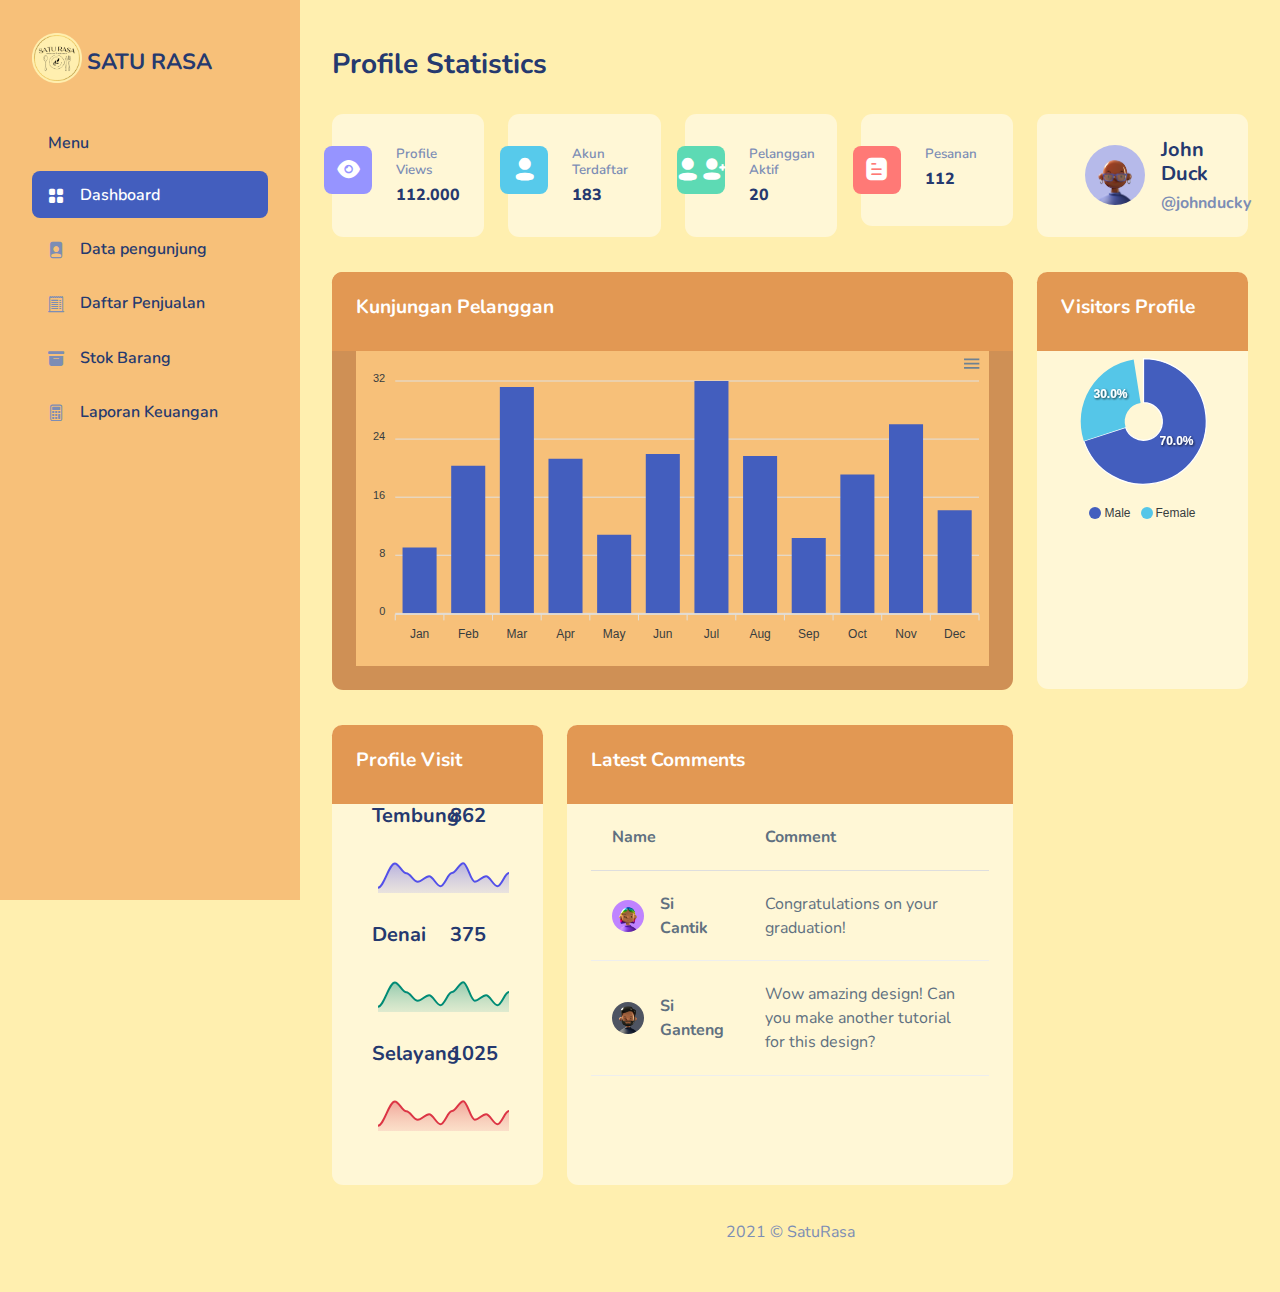
<file: admintemplate/index.html>
<!DOCTYPE html>
<html lang="en">

<head>
    <meta charset="UTF-8">
    <meta name="viewport" content="width=device-width, initial-scale=1.0">
    <title>Dashboard - Mazer Admin Dashboard</title>

    <link rel="preconnect" href="https://fonts.gstatic.com">
    <link href="https://fonts.googleapis.com/css2?family=Nunito:wght@300;400;600;700;800&display=swap" rel="stylesheet">
    <link rel="stylesheet" href="assets/css/bootstrap.css">

    <link rel="stylesheet" href="assets/vendors/iconly/bold.css">

    <link rel="stylesheet" href="assets/vendors/perfect-scrollbar/perfect-scrollbar.css">
    <link rel="stylesheet" href="assets/vendors/bootstrap-icons/bootstrap-icons.css">
    <link rel="stylesheet" href="assets/css/app.css">
    <link rel="shortcut icon" href="assets/images/favicon.svg" type="image/x-icon">
    <link rel="stylesheet" href="assets/css/styleku.css">
</head>

<body>
    <div id="app">
        <div id="sidebar" class="active">
            <div class="sidebar-wrapper active">
                <div class="sidebar-header">
                    <div class="d-flex justify-content-between">
                        <div class="logo">
                            <a href="index.html">
                                <img src="assets/images/logo/logo1.png" alt="Logo" srcset="">
                                <h3 style="float: right;margin-top: 17px;margin-left: 5px;font-size: 22px;">SATU RASA</h3>
                            </a>
                        </div>
                        <div class="toggler">
                            <a href="#" class="sidebar-hide d-xl-none d-block"><i class="bi bi-x bi-middle"></i></a>
                        </div>
                    </div>
                </div>
                <div class="sidebar-menu">
                    <ul class="menu">
                        <li class="sidebar-title">Menu</li>

                        <li class="sidebar-item active ">
                            <a href="index.html" class='sidebar-link'>
                                <i class="bi bi-grid-fill"></i>
                                <span>Dashboard</span>
                            </a>
                        </li>

                        <li class="sidebar-item  ">
                            <a href="daftarakun.php" class='sidebar-link'>
                                <i class="bi bi-file-person-fill"></i>
                                <span>Data pengunjung</span>
                            </a>
                        </li>

                        <li class="sidebar-item  ">
                            <a href="stokbarang.html" class='sidebar-link'>
                                <i class="bi bi-receipt-cutoff"></i>
                                <span>Daftar Penjualan</span>
                            </a>
                        </li>

                        <li class="sidebar-item  ">
                            <a href="stokbarang.php" class='sidebar-link'>
                                <i class="bi bi-archive-fill"></i>
                                <span>Stok Barang</span>
                            </a>
                        </li>

                        <li class="sidebar-item  ">
                            <a href="laporankeuangan.html" class='sidebar-link'>
                                <i class="bi bi-calculator"></i>
                                <span>Laporan Keuangan</span>
                            </a>
                        </li>

                    </ul>
                </div>
                <button class="sidebar-toggler btn x"><i data-feather="x"></i></button>
            </div>
        </div>
        <div id="main">
            <header class="mb-3">
                <a href="#" class="burger-btn d-block d-xl-none">
                    <i class="bi bi-justify fs-3"></i>
                </a>
            </header>

            <div class="page-heading">
                <h3>Profile Statistics</h3>
            </div>
            <div class="page-content">
                <section class="row">
                    <div class="col-12 col-lg-9">
                        <div class="row">
                            <div class="col-6 col-lg-3 col-md-6">
                                <div class="card">
                                    <div class="card-body px-3 py-4-5">
                                        <div class="row">
                                            <div class="col-md-4">
                                                <div class="stats-icon purple">
                                                    <i class="iconly-boldShow"></i>
                                                </div>
                                            </div>
                                            <div class="col-md-8">
                                                <h6 class="card-awal text-muted font-semibold">Profile Views</h6>
                                                <h6 class="font-extrabold mb-0">112.000</h6>
                                            </div>
                                        </div>
                                    </div>
                                </div>
                            </div>
                            <div class="col-6 col-lg-3 col-md-6">
                                <div class="card">
                                    <div class="card-body px-3 py-4-5">
                                        <div class="row">
                                            <div class="col-md-4">
                                                <div class="stats-icon blue">
                                                    <i class="iconly-boldProfile"></i>
                                                </div>
                                            </div>
                                            <div class="col-md-8">
                                                <h6 class="card-awal text-muted font-semibold">Akun Terdaftar</h6>
                                                <h6 class="font-extrabold mb-0">183</h6>
                                            </div>
                                        </div>
                                    </div>
                                </div>
                            </div>
                            <div class="col-6 col-lg-3 col-md-6">
                                <div class="card">
                                    <div class="card-body px-3 py-4-5">
                                        <div class="row">
                                            <div class="col-md-4">
                                                <div class="stats-icon green">
                                                    <i class="iconly-boldProfile"></i>
                                                    <i class="iconly-boldAdd-User"></i>
                                                </div>
                                            </div>
                                            <div class="col-md-8">
                                                <h6 class="card-awal text-muted font-semibold">Pelanggan Aktif</h6>
                                                <h6 class="font-extrabold mb-0">20</h6>
                                            </div>
                                        </div>
                                    </div>
                                </div>
                            </div>
                            <div class="col-6 col-lg-3 col-md-6">
                                <div class="card">
                                    <div class="card-body px-3 py-4-5">
                                        <div class="row">
                                            <div class="col-md-4">
                                                <div class="stats-icon red">
                                                    <i class="iconly-boldDocument"></i>
                                                </div>
                                            </div>
                                            <div class="col-md-8">
                                                <h6 class="card-awal text-muted font-semibold">Pesanan</h6>
                                                <h6 class="font-extrabold mb-0">112</h6>
                                            </div>
                                        </div>
                                    </div>
                                </div>
                            </div>
                        </div>
                        <div class="row">
                            <div class="col-12">
                                <div class="card card-chart">
                                    <div class="card-header">
                                        <h4>Kunjungan Pelanggan</h4>
                                    </div>
                                    <div class="card-body">
                                        <div id="chart-profile-visit"></div>
                                    </div>
                                </div>
                            </div>
                        </div>
                        <div class="row">
                            <div class="col-12 col-xl-4">
                                <div class="card">
                                    <div class="card-header">
                                        <h4>Profile Visit</h4>
                                    </div>
                                    <div class="card-body">
                                        <div class="row">
                                            <div class="col-6">
                                                <div class="d-flex align-items-center">
                                                    <svg class="bi text-primary" width="32" height="32" fill="blue"
                                                        style="width:10px">
                                                        <use
                                                            xlink:href="assets/vendors/bootstrap-icons/bootstrap-icons.svg#circle-fill" />
                                                    </svg>
                                                    <h5 class="mb-0 ms-3">Tembung</h5>
                                                </div>
                                            </div>
                                            <div class="col-6">
                                                <h5 class="mb-0">862</h5>
                                            </div>
                                            <div class="col-12">
                                                <div id="chart-europe"></div>
                                            </div>
                                        </div>
                                        <div class="row">
                                            <div class="col-6">
                                                <div class="d-flex align-items-center">
                                                    <svg class="bi text-success" width="32" height="32" fill="blue"
                                                        style="width:10px">
                                                        <use
                                                            xlink:href="assets/vendors/bootstrap-icons/bootstrap-icons.svg#circle-fill" />
                                                    </svg>
                                                    <h5 class="mb-0 ms-3">Denai</h5>
                                                </div>
                                            </div>
                                            <div class="col-6">
                                                <h5 class="mb-0">375</h5>
                                            </div>
                                            <div class="col-12">
                                                <div id="chart-america"></div>
                                            </div>
                                        </div>
                                        <div class="row">
                                            <div class="col-6">
                                                <div class="d-flex align-items-center">
                                                    <svg class="bi text-danger" width="32" height="32" fill="blue"
                                                        style="width:10px">
                                                        <use
                                                            xlink:href="assets/vendors/bootstrap-icons/bootstrap-icons.svg#circle-fill" />
                                                    </svg>
                                                    <h5 class="mb-0 ms-3">Selayang</h5>
                                                </div>
                                            </div>
                                            <div class="col-6">
                                                <h5 class="mb-0">1025</h5>
                                            </div>
                                            <div class="col-12">
                                                <div id="chart-indonesia"></div>
                                            </div>
                                        </div>
                                    </div>
                                </div>
                            </div>
                            <div class="col-12 col-xl-8">
                                <div style="height: 460px;" class="card">
                                    <div class="card-header">
                                        <h4>Latest Comments</h4>
                                    </div>
                                    <div class="card-body">
                                        <div class="table-responsive">
                                            <table class="table table-hover table-lg">
                                                <thead>
                                                    <tr>
                                                        <th>Name</th>
                                                        <th>Comment</th>
                                                    </tr>
                                                </thead>
                                                <tbody>
                                                    <tr>
                                                        <td class="col-3">
                                                            <div class="d-flex align-items-center">
                                                                <div class="avatar avatar-md">
                                                                    <img src="assets/images/faces/5.jpg">
                                                                </div>
                                                                <p class="font-bold ms-3 mb-0">Si Cantik</p>
                                                            </div>
                                                        </td>
                                                        <td class="col-auto">
                                                            <p class=" mb-0">Congratulations on your graduation!</p>
                                                        </td>
                                                    </tr>
                                                    <tr>
                                                        <td class="col-3">
                                                            <div class="d-flex align-items-center">
                                                                <div class="avatar avatar-md">
                                                                    <img src="assets/images/faces/2.jpg">
                                                                </div>
                                                                <p class="font-bold ms-3 mb-0">Si Ganteng</p>
                                                            </div>
                                                        </td>
                                                        <td class="col-auto">
                                                            <p class=" mb-0">Wow amazing design! Can you make another
                                                                tutorial for
                                                                this design?</p>
                                                        </td>
                                                    </tr>
                                                </tbody>
                                            </table>
                                        </div>
                                    </div>
                                </div>
                            </div>
                        </div>
                    </div>
                    <div class="col-12 col-lg-3">
                        <div class="card">
                            <div class="card-body py-4 px-5">
                                <div class="d-flex align-items-center">
                                    <div class="avatar avatar-xl">
                                        <img src="assets/images/faces/1.jpg" alt="Face 1">
                                    </div>
                                    <div class="ms-3 name">
                                        <h5 class="font-bold">John Duck</h5>
                                        <h6 class="text-muted mb-0">@johnducky</h6>
                                    </div>
                                </div>
                            </div>
                        </div>
                        <div style="height: 417px;" class="card">
                            <div class="card-header">
                                <h4>Visitors Profile</h4>
                            </div>
                            <div class="card-body">
                                <div id="chart-visitors-profile"></div>
                            </div>
                        </div>
                    </div>
                </section>
            </div>

            <footer>
                <div class="footer d-flex justify-content-center clearfix mb-0 text-muted">
                    <div class="float">
                        <p>2021 &copy; SatuRasa</p>
                    </div>
                </div>
            </footer>
        </div>
    </div>
    <script src="assets/vendors/perfect-scrollbar/perfect-scrollbar.min.js"></script>
    <script src="assets/js/bootstrap.bundle.min.js"></script>

    <script src="assets/vendors/apexcharts/apexcharts.js"></script>
    <script src="assets/js/pages/dashboard.js"></script>

    <script src="assets/js/main.js"></script>
</body>

</html>
</file>
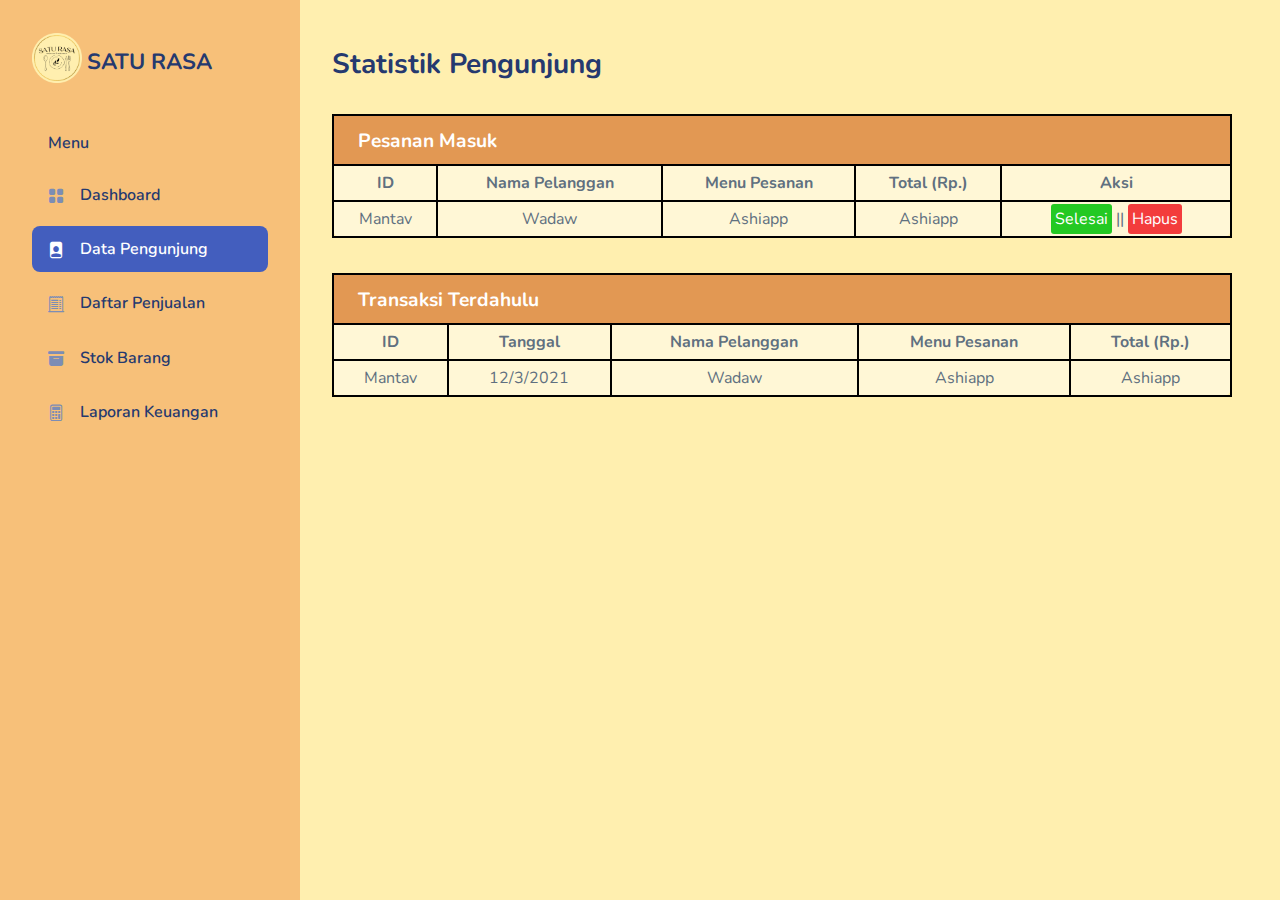
<file: admintemplate/daftarakun.html>
<!DOCTYPE html>
<html lang="en">

<head>
    <meta charset="UTF-8">
    <meta name="viewport" content="width=device-width, initial-scale=1.0">
    <title>Dashboard - Mazer Admin Dashboard</title>

    <link rel="preconnect" href="https://fonts.gstatic.com">
    <link href="https://fonts.googleapis.com/css2?family=Nunito:wght@300;400;600;700;800&display=swap" rel="stylesheet">
    <link rel="stylesheet" href="assets/css/bootstrap.css">

    <link rel="stylesheet" href="assets/vendors/iconly/bold.css">

    <link rel="stylesheet" href="assets/vendors/perfect-scrollbar/perfect-scrollbar.css">
    <link rel="stylesheet" href="assets/vendors/bootstrap-icons/bootstrap-icons.css">
    <link rel="stylesheet" href="assets/css/app.css">
    <link rel="shortcut icon" href="assets/images/favicon.svg" type="image/x-icon">
    <link rel="stylesheet" href="assets/css/styleku.css">
</head>

<body>
    <div id="app">
        <div id="sidebar" class="active">
            <div class="sidebar-wrapper active">
                <div class="sidebar-header">
                    <div class="d-flex justify-content-between">
                        <div class="logo">
                            <a href="index.html">
                                <img src="assets/images/logo/logo1.png" alt="Logo" srcset="">
                                <h3 style="float: right;margin-top: 17px;margin-left: 5px;font-size: 22px;">SATU RASA</h3>
                            </a>
                        </div>
                        <div class="toggler">
                            <a href="#" class="sidebar-hide d-xl-none d-block"><i class="bi bi-x bi-middle"></i></a>
                        </div>
                    </div>
                </div>
                <div class="sidebar-menu">
                    <ul class="menu">
                        <li class="sidebar-title">Menu</li>

                        <li class="sidebar-item">
                            <a href="index.html" class='sidebar-link'>
                                <i class="bi bi-grid-fill"></i>
                                <span>Dashboard</span>
                            </a>
                        </li>

                        <li class="sidebar-item  active">
                            <a href="daftarakun.html" class='sidebar-link'>
                                <i class="bi bi-file-person-fill"></i>
                                <span>Data Pengunjung</span>
                            </a>
                        </li>

                        <li class="sidebar-item  ">
                            <a href="daftarpenjualan.html" class='sidebar-link'>
                                <i class="bi bi-receipt-cutoff"></i>
                                <span>Daftar Penjualan</span>
                            </a>
                        </li>

                        <li class="sidebar-item  ">
                            <a href="stokbarang.php" class='sidebar-link'>
                                <i class="bi bi-archive-fill"></i>
                                <span>Stok Barang</span>
                            </a>
                        </li>

                        <li class="sidebar-item  ">
                            <a href="laporankeuangan.html" class='sidebar-link'>
                                <i class="bi bi-calculator"></i>
                                <span>Laporan Keuangan</span>
                            </a>
                        </li>

                    </ul>
                </div>
                <button class="sidebar-toggler btn x"><i data-feather="x"></i></button>
            </div>
        </div>
        <div id="main">
            <header class="mb-3">
                <a href="#" class="burger-btn d-block d-xl-none">
                    <i class="bi bi-justify fs-3"></i>
                </a>
            </header>

            <div class="page-heading">
                <h3>Statistik Pengunjung</h3>
            </div>
            <div class="page-content">
                <section class="row">
                    <div class="col-12 col-lg-9">
                        <div class="row">
                        <div class="row">
                            <div class="col-12">
                                <div class="card" style="width: 137%;">
                                    <div class="card-header card-header-tabel">
                                        <h4>Pesanan Masuk</h4>
                                    </div>
                                    <div class="card-body kartu-tabel">
                                        <table width="100%" cellspacing="0" cellpadding="5" class="tabelku">
                                            <tr class="tr">
                                                <th class="td">ID</th>
                                                <th class="td">Nama Pelanggan</th>
                                                <th class="td">Menu Pesanan</th>
                                                <th class="td">Total (Rp.)</th>
                                                <th class="td">Aksi</th>
                                            </tr>
                                            <tr class="tr">
                                                <td class="td">Mantav</td>
                                                <td class="td">Wadaw</td>
                                                <td class="td">Ashiapp</td>
                                                <td class="td">Ashiapp</td>
                                                <td class="td"><span class="tomboltabel"><a href="#">Selesai</a></span> || <span class="tomboltabel"><a href="#">Hapus</a></span></td>
                                            </tr>
                                        </table>
                                    </div>
                                </div>
                            </div>
                            <div class="col-12">
                                <div class="card" style="width: 137%;">
                                    <div class="card-header card-header-tabel">
                                        <h4>Transaksi Terdahulu</h4>
                                    </div>
                                    <div class="card-body kartu-tabel">
                                        <table width="100%" cellspacing="0" cellpadding="5" class="tabelku">
                                            <tr class="tr">
                                                <th class="td">ID</th>
                                                <th>Tanggal</th>
                                                <th class="td">Nama Pelanggan</th>
                                                <th class="td">Menu Pesanan</th>
                                                <th class="td">Total (Rp.)</th>
                                            </tr>
                                            <tr class="tr">
                                                <td class="td">Mantav</td>
                                                <td>12/3/2021</td>
                                                <td class="td">Wadaw</td>
                                                <td class="td">Ashiapp</td>
                                                <td class="td">Ashiapp</td>
                                            </tr>
                                        </table>
                                    </div>
                                </div>
                            </div>
                        </div>
                    </div>
                    </div>
                </section>
            </div>

            <footer>
                <div class="footer clearfix mb-0 text-muted">
                </div>
            </footer>
        </div>
    </div>
    <script src="assets/vendors/perfect-scrollbar/perfect-scrollbar.min.js"></script>
    <script src="assets/js/bootstrap.bundle.min.js"></script>

    <script src="assets/vendors/apexcharts/apexcharts.js"></script>
    <script src="assets/js/pages/dashboard.js"></script>

    <script src="assets/js/main.js"></script>
</body>

</html>
</file>
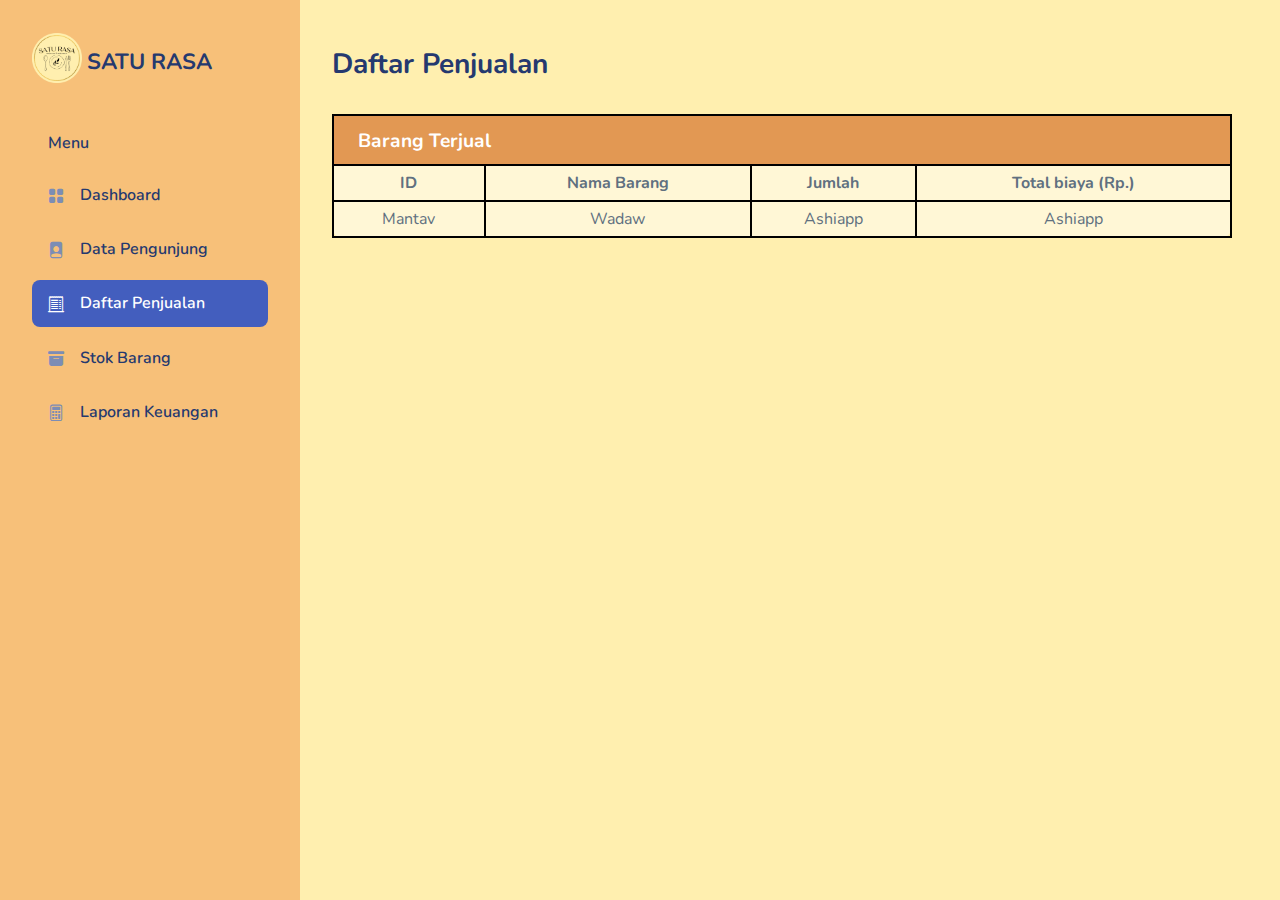
<file: admintemplate/daftarpenjualan.html>
<!DOCTYPE html>
<html lang="en">

<head>
    <meta charset="UTF-8">
    <meta name="viewport" content="width=device-width, initial-scale=1.0">
    <title>Dashboard - Mazer Admin Dashboard</title>

    <link rel="preconnect" href="https://fonts.gstatic.com">
    <link href="https://fonts.googleapis.com/css2?family=Nunito:wght@300;400;600;700;800&display=swap" rel="stylesheet">
    <link rel="stylesheet" href="assets/css/bootstrap.css">

    <link rel="stylesheet" href="assets/vendors/iconly/bold.css">

    <link rel="stylesheet" href="assets/vendors/perfect-scrollbar/perfect-scrollbar.css">
    <link rel="stylesheet" href="assets/vendors/bootstrap-icons/bootstrap-icons.css">
    <link rel="stylesheet" href="assets/css/app.css">
    <link rel="shortcut icon" href="assets/images/favicon.svg" type="image/x-icon">
    <link rel="stylesheet" href="assets/css/styleku.css">
</head>

<body>
    <div id="app">
        <div id="sidebar" class="active">
            <div class="sidebar-wrapper active">
                <div class="sidebar-header">
                    <div class="d-flex justify-content-between">
                        <div class="logo">
                            <a href="index.html">
                                <img src="assets/images/logo/logo1.png" alt="Logo" srcset="">
                                <h3 style="float: right;margin-top: 17px;margin-left: 5px;font-size: 22px;">SATU RASA</h3>
                            </a>
                        </div>
                        <div class="toggler">
                            <a href="#" class="sidebar-hide d-xl-none d-block"><i class="bi bi-x bi-middle"></i></a>
                        </div>
                    </div>
                </div>
                <div class="sidebar-menu">
                    <ul class="menu">
                        <li class="sidebar-title">Menu</li>

                        <li class="sidebar-item">
                            <a href="index.html" class='sidebar-link'>
                                <i class="bi bi-grid-fill"></i>
                                <span>Dashboard</span>
                            </a>
                        </li>

                        <li class="sidebar-item ">
                            <a href="daftarakun.php" class='sidebar-link'>
                                <i class="bi bi-file-person-fill"></i>
                                <span>Data Pengunjung</span>
                            </a>
                        </li>

                        <li class="sidebar-item active">
                            <a href="daftarpenjualan.html" class='sidebar-link'>
                                <i class="bi bi-receipt-cutoff"></i>
                                <span>Daftar Penjualan</span>
                            </a>
                        </li>

                        <li class="sidebar-item  ">
                            <a href="stokbarang.php" class='sidebar-link'>
                                <i class="bi bi-archive-fill"></i>
                                <span>Stok Barang</span>
                            </a>
                        </li>

                        <li class="sidebar-item  ">
                            <a href="laporankeuangan.html" class='sidebar-link'>
                                <i class="bi bi-calculator"></i>
                                <span>Laporan Keuangan</span>
                            </a>
                        </li>

                    </ul>
                </div>
                <button class="sidebar-toggler btn x"><i data-feather="x"></i></button>
            </div>
        </div>
        <div id="main">
            <header class="mb-3">
                <a href="#" class="burger-btn d-block d-xl-none">
                    <i class="bi bi-justify fs-3"></i>
                </a>
            </header>

            <div class="page-heading">
                <h3>Daftar Penjualan</h3>
            </div>
            <div class="page-content">
                <section class="row">
                    <div class="col-12 col-lg-9">
                        <div class="row">
                        <div class="row">
                            <div class="col-12">
                                <div class="card" style="width: 137%;">
                                    <div class="card-header card-header-tabel">
                                        <h4>Barang Terjual</h4>
                                    </div>
                                    <div class="card-body kartu-tabel">
                                        <table width="100%" cellspacing="0" cellpadding="5" class="tabelku">
                                            <tr class="tr">
                                                <th class="td">ID</th>
                                                <th class="td">Nama Barang </th>
                                                <th class="td">Jumlah</th>
                                                <th class="td">Total biaya (Rp.)</th>
                                            </tr>
                                            <tr class="tr">
                                                <td class="td">Mantav</td>
                                                <td class="td">Wadaw</td>
                                                <td class="td">Ashiapp</td>
                                                <td class="td">Ashiapp</td>
                                            </tr>
                                        </table>
                                    </div>
                                </div>
                            </div>
                        </div>
                    </div>
                    </div>
                </section>
            </div>

            <footer>
                <div class="footer clearfix mb-0 text-muted">
                </div>
            </footer>
        </div>
    </div>
    <script src="assets/vendors/perfect-scrollbar/perfect-scrollbar.min.js"></script>
    <script src="assets/js/bootstrap.bundle.min.js"></script>

    <script src="assets/vendors/apexcharts/apexcharts.js"></script>
    <script src="assets/js/pages/dashboard.js"></script>

    <script src="assets/js/main.js"></script>
</body>

</html>
</file>
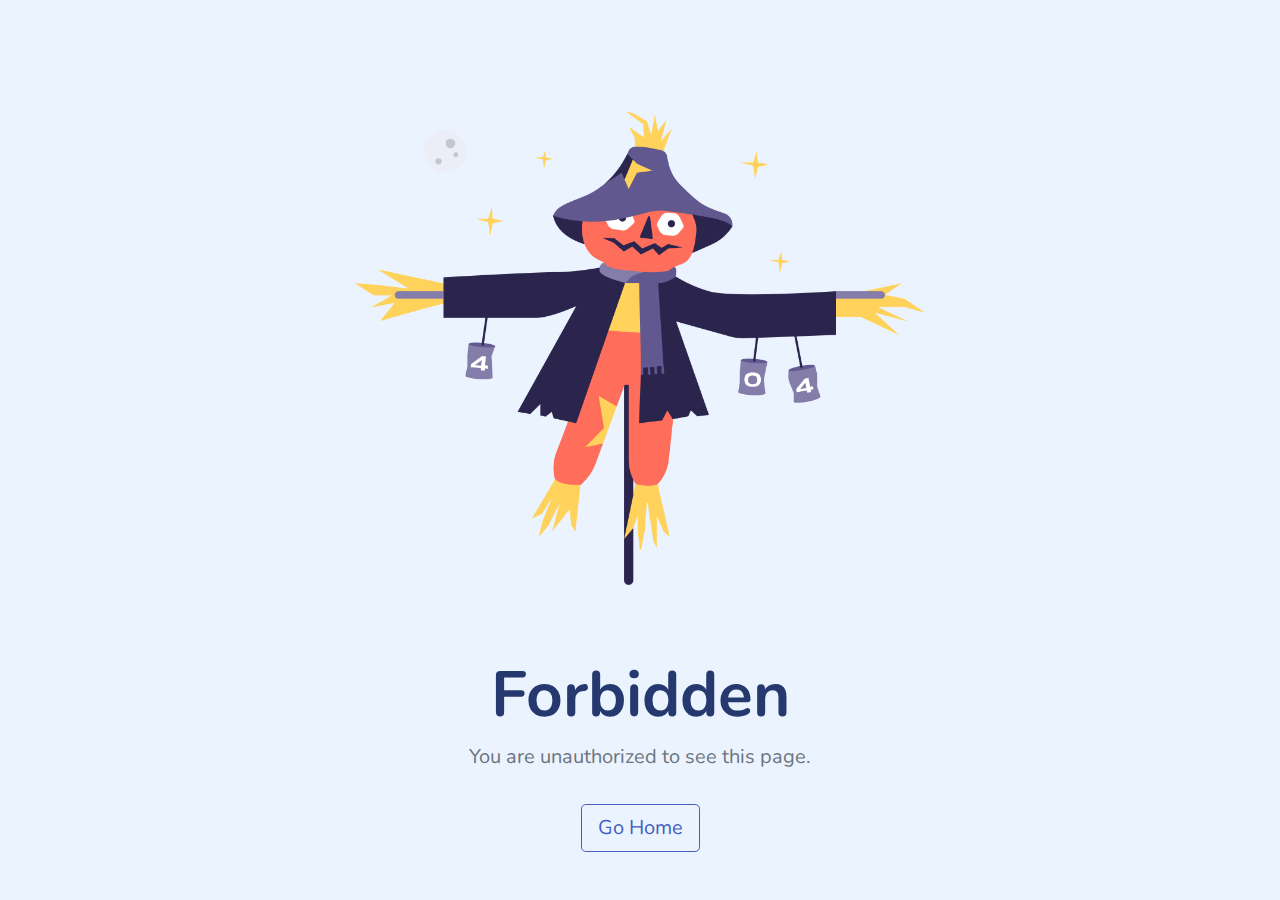
<file: admintemplate/error-403.html>
<!DOCTYPE html>
<html lang="en">

<head>
    <meta charset="UTF-8">
    <meta name="viewport" content="width=device-width, initial-scale=1.0">
    <title>403 - Mazer Admin Dashboard</title>
    <link href="https://fonts.googleapis.com/css2?family=Nunito:wght@300;400;600;700;800&display=swap" rel="stylesheet">
    <link rel="stylesheet" href="assets/css/bootstrap.css">
    <link rel="stylesheet" href="assets/vendors/bootstrap-icons/bootstrap-icons.css">
    <link rel="stylesheet" href="assets/css/app.css">
    <link rel="stylesheet" href="assets/css/pages/error.css">
</head>

<body>
    <div id="error">


        <div class="error-page container">
            <div class="col-md-8 col-12 offset-md-2">
                <img class="img-error" src="assets/images/samples/error-403.png" alt="Not Found">
                <div class="text-center">
                    <h1 class="error-title">Forbidden</h1>
                    <p class="fs-5 text-gray-600">You are unauthorized to see this page.</p>
                    <a href="index.html" class="btn btn-lg btn-outline-primary mt-3">Go Home</a>
                </div>
            </div>
        </div>


    </div>
</body>

</html>
</file>
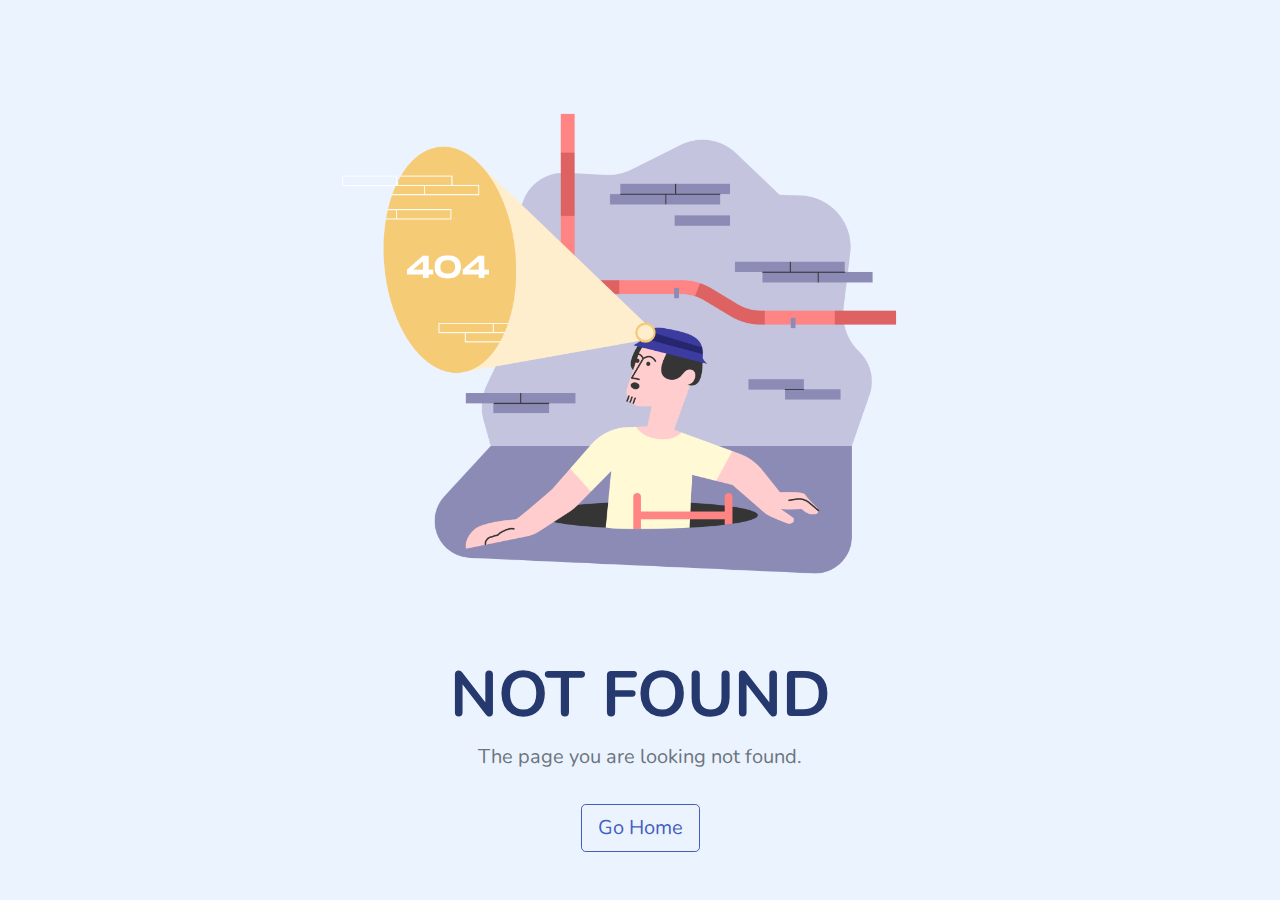
<file: admintemplate/error-404.html>
<!DOCTYPE html>
<html lang="en">

<head>
    <meta charset="UTF-8">
    <meta name="viewport" content="width=device-width, initial-scale=1.0">
    <title>404 - Mazer Admin Dashboard</title>
    <link href="https://fonts.googleapis.com/css2?family=Nunito:wght@300;400;600;700;800&display=swap" rel="stylesheet">
    <link rel="stylesheet" href="assets/css/bootstrap.css">
    <link rel="stylesheet" href="assets/vendors/bootstrap-icons/bootstrap-icons.css">
    <link rel="stylesheet" href="assets/css/app.css">
    <link rel="stylesheet" href="assets/css/pages/error.css">
</head>

<body>
    <div id="error">


        <div class="error-page container">
            <div class="col-md-8 col-12 offset-md-2">
                <img class="img-error" src="assets/images/samples/error-404.png" alt="Not Found">
                <div class="text-center">
                    <h1 class="error-title">NOT FOUND</h1>
                    <p class='fs-5 text-gray-600'>The page you are looking not found.</p>
                    <a href="index.html" class="btn btn-lg btn-outline-primary mt-3">Go Home</a>
                </div>
            </div>
        </div>


    </div>
</body>

</html>
</file>
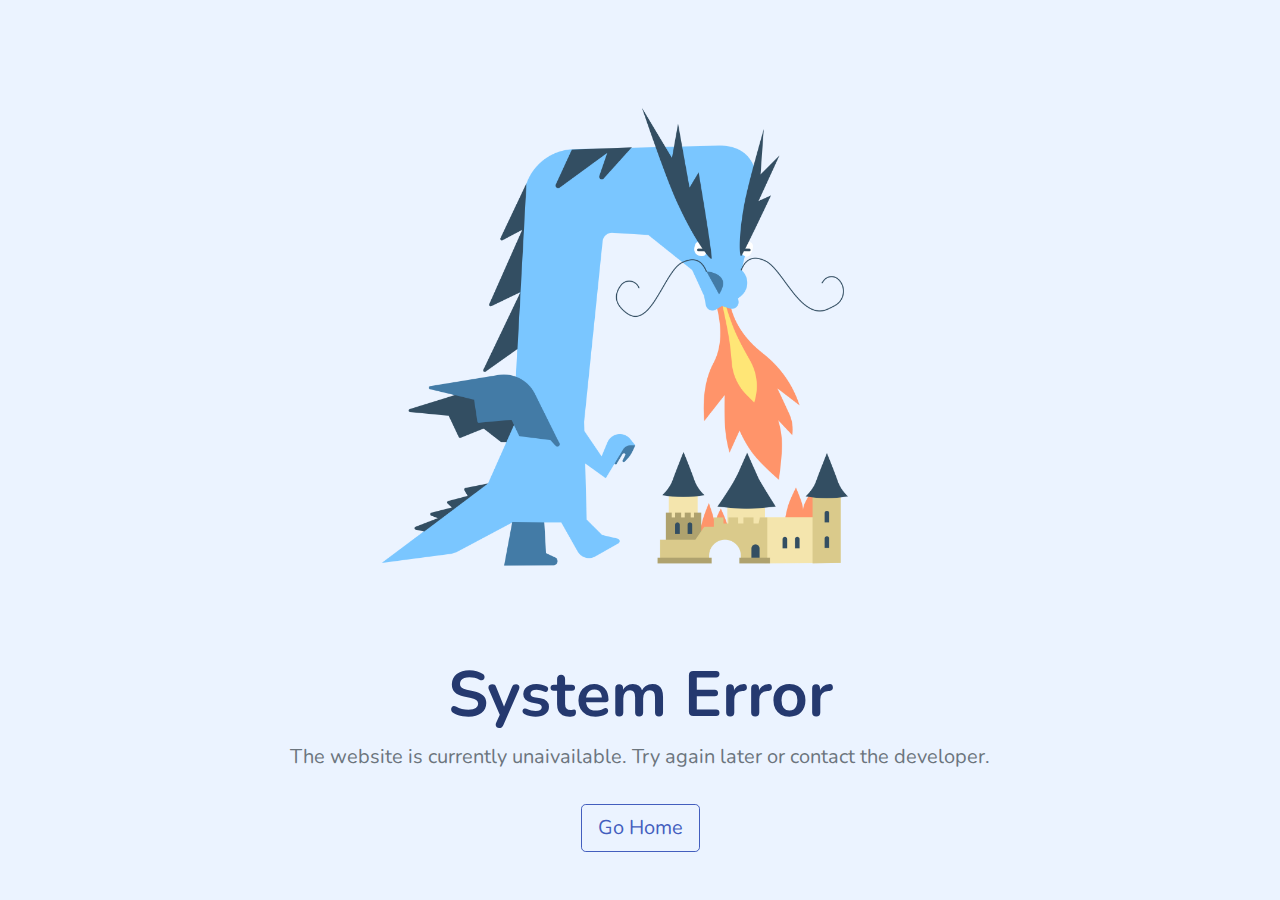
<file: admintemplate/error-500.html>
<!DOCTYPE html>
<html lang="en">

<head>
    <meta charset="UTF-8">
    <meta name="viewport" content="width=device-width, initial-scale=1.0">
    <title>405 - Mazer Admin Dashboard</title>
    <link href="https://fonts.googleapis.com/css2?family=Nunito:wght@300;400;600;700;800&display=swap" rel="stylesheet">
    <link rel="stylesheet" href="assets/css/bootstrap.css">
    <link rel="stylesheet" href="assets/vendors/bootstrap-icons/bootstrap-icons.css">
    <link rel="stylesheet" href="assets/css/app.css">
    <link rel="stylesheet" href="assets/css/pages/error.css">
</head>

<body>
    <div id="error">


        <div class="error-page container">
            <div class="col-md-8 col-12 offset-md-2">
                <img class="img-error" src="assets/images/samples/error-500.png" alt="Not Found">
                <div class="text-center">
                    <h1 class="error-title">System Error</h1>
                    <p class="fs-5 text-gray-600">The website is currently unaivailable. Try again later or contact the
                        developer.</p>
                    <a href="index.html" class="btn btn-lg btn-outline-primary mt-3">Go Home</a>
                </div>
            </div>
        </div>


    </div>
</body>

</html>
</file>
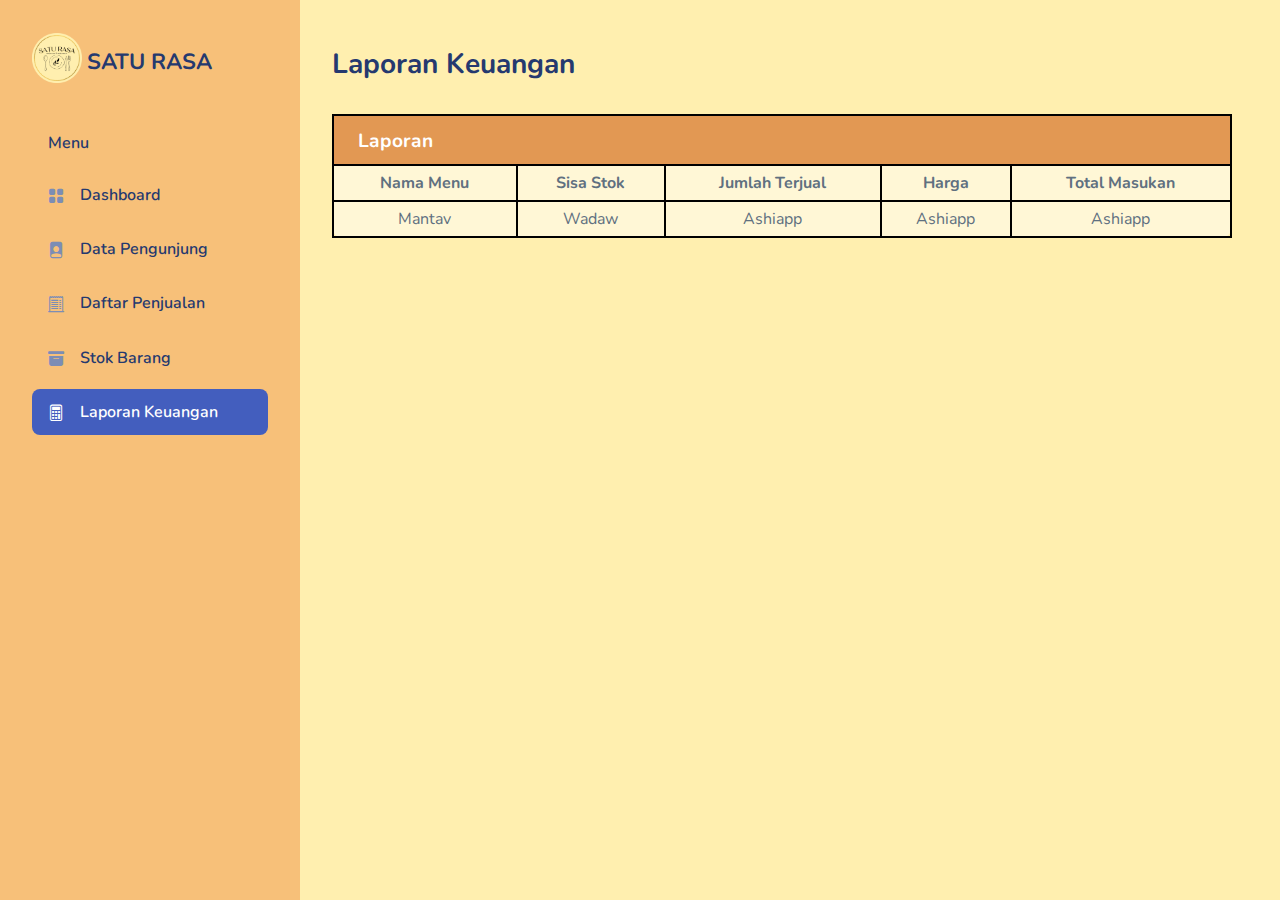
<file: admintemplate/laporankeuangan.html>
<!DOCTYPE html>
<html lang="en">

<head>
    <meta charset="UTF-8">
    <meta name="viewport" content="width=device-width, initial-scale=1.0">
    <title>Dashboard - Mazer Admin Dashboard</title>

    <link rel="preconnect" href="https://fonts.gstatic.com">
    <link href="https://fonts.googleapis.com/css2?family=Nunito:wght@300;400;600;700;800&display=swap" rel="stylesheet">
    <link rel="stylesheet" href="assets/css/bootstrap.css">

    <link rel="stylesheet" href="assets/vendors/iconly/bold.css">

    <link rel="stylesheet" href="assets/vendors/perfect-scrollbar/perfect-scrollbar.css">
    <link rel="stylesheet" href="assets/vendors/bootstrap-icons/bootstrap-icons.css">
    <link rel="stylesheet" href="assets/css/app.css">
    <link rel="shortcut icon" href="assets/images/favicon.svg" type="image/x-icon">
    <link rel="stylesheet" href="assets/css/styleku.css">
</head>

<body>
    <div id="app">
        <div id="sidebar" class="active">
            <div class="sidebar-wrapper active">
                <div class="sidebar-header">
                    <div class="d-flex justify-content-between">
                        <div class="logo">
                            <a href="index.html">
                                <img src="assets/images/logo/logo1.png" alt="Logo" srcset="">
                                <h3 style="float: right;margin-top: 17px;margin-left: 5px;font-size: 22px;">SATU RASA</h3>
                            </a>
                        </div>
                        <div class="toggler">
                            <a href="#" class="sidebar-hide d-xl-none d-block"><i class="bi bi-x bi-middle"></i></a>
                        </div>
                    </div>
                </div>
                <div class="sidebar-menu">
                    <ul class="menu">
                        <li class="sidebar-title">Menu</li>

                        <li class="sidebar-item">
                            <a href="index.html" class='sidebar-link'>
                                <i class="bi bi-grid-fill"></i>
                                <span>Dashboard</span>
                            </a>
                        </li>

                        <li class="sidebar-item ">
                            <a href="daftarakun.php" class='sidebar-link'>
                                <i class="bi bi-file-person-fill"></i>
                                <span>Data Pengunjung</span>
                            </a>
                        </li>

                        <li class="sidebar-item ">
                            <a href="daftarpenjualan.html" class='sidebar-link'>
                                <i class="bi bi-receipt-cutoff"></i>
                                <span>Daftar Penjualan</span>
                            </a>
                        </li>

                        <li class="sidebar-item ">
                            <a href="stokbarang.php" class='sidebar-link'>
                                <i class="bi bi-archive-fill"></i>
                                <span>Stok Barang</span>
                            </a>
                        </li>

                        <li class="sidebar-item  active">
                            <a href="laporankeuangan.html" class='sidebar-link'>
                                <i class="bi bi-calculator"></i>
                                <span>Laporan Keuangan</span>
                            </a>
                        </li>

                    </ul>
                </div>
                <button class="sidebar-toggler btn x"><i data-feather="x"></i></button>
            </div>
        </div>
        <div id="main">
            <header class="mb-3">
                <a href="#" class="burger-btn d-block d-xl-none">
                    <i class="bi bi-justify fs-3"></i>
                </a>
            </header>

            <div class="page-heading">
                <h3>Laporan Keuangan</h3>
            </div>
            <div class="page-content">
                <section class="row">
                    <div class="col-12 col-lg-9">
                        <div class="row">
                        <div class="row">
                            <div class="col-12">
                                <div class="card" style="width: 137%;">
                                    <div class="card-header card-header-tabel">
                                        <h4>Laporan</h4>
                                    </div>
                                    <div class="card-body kartu-tabel">
                                        <table width="100%" cellspacing="0" cellpadding="5" class="tabelku">
                                            <tr class="tr">
                                                <th class="td">Nama Menu</th>
                                                <th class="td">Sisa Stok</th>
                                                <th class="td">Jumlah Terjual</th>
                                                <th class="td">Harga</th>
                                                <th class="td">Total Masukan</th>
                                            </tr>
                                            <tr class="tr">
                                                <td class="td">Mantav</td>
                                                <td class="td">Wadaw</td>
                                                <td class="td">Ashiapp</td>
                                                <td class="td">Ashiapp</td>
                                                <td class="td">Ashiapp</td>
                                            </tr>
                                        </table>
                                    </div>
                                </div>
                            </div>
                        </div>
                    </div>
                    </div>
                </section>
            </div>

            <footer>
                <div class="footer clearfix mb-0 text-muted">
                </div>
            </footer>
        </div>
    </div>
    <script src="assets/vendors/perfect-scrollbar/perfect-scrollbar.min.js"></script>
    <script src="assets/js/bootstrap.bundle.min.js"></script>

    <script src="assets/vendors/apexcharts/apexcharts.js"></script>
    <script src="assets/js/pages/dashboard.js"></script>

    <script src="assets/js/main.js"></script>
</body>

</html>
</file>
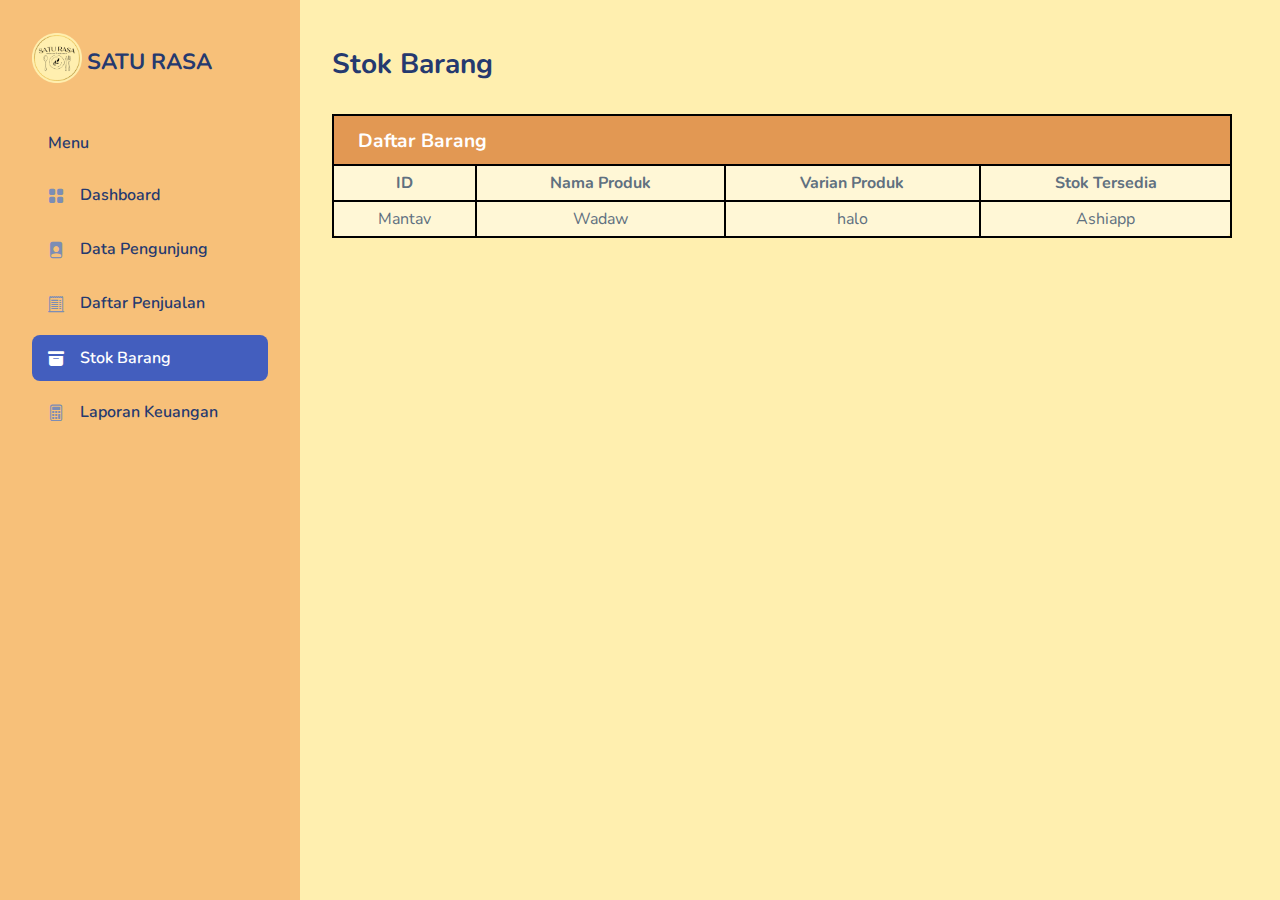
<file: admintemplate/stokbarang.html>
<!DOCTYPE html>
<html lang="en">

<head>
    <meta charset="UTF-8">
    <meta name="viewport" content="width=device-width, initial-scale=1.0">
    <title>Dashboard - Mazer Admin Dashboard</title>

    <link rel="preconnect" href="https://fonts.gstatic.com">
    <link href="https://fonts.googleapis.com/css2?family=Nunito:wght@300;400;600;700;800&display=swap" rel="stylesheet">
    <link rel="stylesheet" href="assets/css/bootstrap.css">

    <link rel="stylesheet" href="assets/vendors/iconly/bold.css">

    <link rel="stylesheet" href="assets/vendors/perfect-scrollbar/perfect-scrollbar.css">
    <link rel="stylesheet" href="assets/vendors/bootstrap-icons/bootstrap-icons.css">
    <link rel="stylesheet" href="assets/css/app.css">
    <link rel="shortcut icon" href="assets/images/favicon.svg" type="image/x-icon">
    <link rel="stylesheet" href="assets/css/styleku.css">
</head>

<body>
    <div id="app">
        <div id="sidebar" class="active">
            <div class="sidebar-wrapper active">
                <div class="sidebar-header">
                    <div class="d-flex justify-content-between">
                        <div class="logo">
                            <a href="index.html">
                                <img src="assets/images/logo/logo1.png" alt="Logo" srcset="">
                                <h3 style="float: right;margin-top: 17px;margin-left: 5px;font-size: 22px;">SATU RASA</h3>
                            </a>
                        </div>
                        <div class="toggler">
                            <a href="#" class="sidebar-hide d-xl-none d-block"><i class="bi bi-x bi-middle"></i></a>
                        </div>
                    </div>
                </div>
                <div class="sidebar-menu">
                    <ul class="menu">
                        <li class="sidebar-title">Menu</li>

                        <li class="sidebar-item">
                            <a href="index.html" class='sidebar-link'>
                                <i class="bi bi-grid-fill"></i>
                                <span>Dashboard</span>
                            </a>
                        </li>

                        <li class="sidebar-item ">
                            <a href="daftarakun.php" class='sidebar-link'>
                                <i class="bi bi-file-person-fill"></i>
                                <span>Data Pengunjung</span>
                            </a>
                        </li>

                        <li class="sidebar-item ">
                            <a href="daftarpenjualan.html" class='sidebar-link'>
                                <i class="bi bi-receipt-cutoff"></i>
                                <span>Daftar Penjualan</span>
                            </a>
                        </li>

                        <li class="sidebar-item active">
                            <a href="stokbarang.php" class='sidebar-link'>
                                <i class="bi bi-archive-fill"></i>
                                <span>Stok Barang</span>
                            </a>
                        </li>

                        <li class="sidebar-item  ">
                            <a href="laporankeuangan.html" class='sidebar-link'>
                                <i class="bi bi-calculator"></i>
                                <span>Laporan Keuangan</span>
                            </a>
                        </li>

                    </ul>
                </div>
                <button class="sidebar-toggler btn x"><i data-feather="x"></i></button>
            </div>
        </div>
        <div id="main">
            <header class="mb-3">
                <a href="#" class="burger-btn d-block d-xl-none">
                    <i class="bi bi-justify fs-3"></i>
                </a>
            </header>

            <div class="page-heading">
                <h3>Stok Barang</h3>
            </div>
            <div class="page-content">
                <section class="row">
                    <div class="col-12 col-lg-9">
                        <div class="row">
                        <div class="row">
                            <div class="col-12">
                                <div class="card" style="width: 137%;">
                                    <div class="card-header card-header-tabel">
                                        <h4>Daftar Barang</h4>
                                    </div>
                                    <div class="card-body kartu-tabel">
                                        <table width="100%" cellspacing="0" cellpadding="5" class="tabelku">
                                            <tr class="tr">
                                                <th class="td">ID</th>
                                                <th class="td">Nama Produk</th>
                                                <th class="td">Varian Produk</th>
                                                <th class="td">Stok Tersedia</th>
                                            </tr>
                                            <tr class="tr">
                                                <td class="td">Mantav</td>
                                                <td class="td">Wadaw</td>
                                                <td class="td">halo</th>
                                                <td class="td">Ashiapp</td>
                                            </tr>
                                        </table>
                                    </div>
                                </div>
                            </div>
                        </div>
                    </div>
                    </div>
                </section>
            </div>

            <footer>
                <div class="footer clearfix mb-0 text-muted">
                </div>
            </footer>
        </div>
    </div>
    <script src="assets/vendors/perfect-scrollbar/perfect-scrollbar.min.js"></script>
    <script src="assets/js/bootstrap.bundle.min.js"></script>

    <script src="assets/vendors/apexcharts/apexcharts.js"></script>
    <script src="assets/js/pages/dashboard.js"></script>

    <script src="assets/js/main.js"></script>
</body>

</html>
</file>
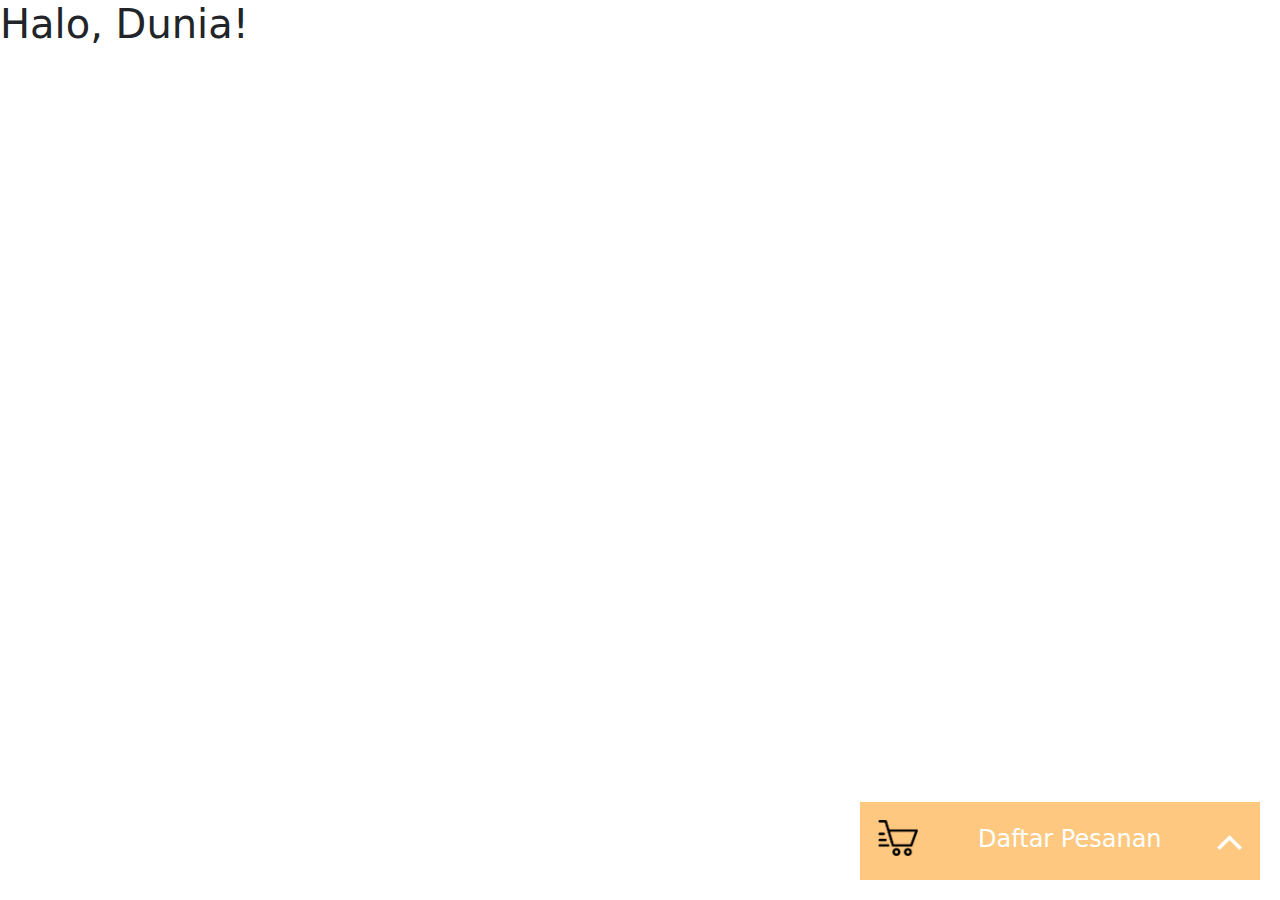
<file: halamanuser/keranjang.html>
<!DOCTYPE html>
<html lang="en">
<head>
    <meta charset="UTF-8">
    <meta http-equiv="X-UA-Compatible" content="IE=edge">
    <meta name="viewport" content="width=device-width, initial-scale=1.0">
    <link rel="stylesheet" href="bootstrap-5.1.3-dist/css/bootstrap.css">
    <link rel="stylesheet" href="stylekeranjang.css">
    <title>Halaman Pembayaran</title>
</head>
<body>
<h1 id="salam">Halo, Dunia!</h1>
<div id="wow1">
    <div class="collapsible">
        <img class="keranjang" src="img/keranjang.png" alt="Keranjang">
        <h4 class="daftar">Daftar Pesanan</h4>
        <img id="panah" src="img/panah.png" alt="Panah">
    </div>
    <div class="content">
        <ol>
            <li>
                <span>
                    <img class="makanan" src="img/Dimsum.png" alt="burger">
                    <div style="width: 120px;box-sizing: border-box;" class="nama-makanan row banyak d-flex align-items-center">
                        <button class="col-4 tombol">+</button>
                        <input style="width: 40px;padding-right: 0px;height: 20px;margin-top: 5px;" type="number" placeholder="0">
                        <button class="col-4 tombol">-</button>
                    </div>
                    <h5 class="nama-makanan nama-makanannya">Dimsum</h5>
                    <p class="nama-makanannya2">Dimsum Spesial</p>
                </span>
            </li>
            <li>
                <span>
                    <img class="makanan" src="img/Dimsum.png" alt="burger">
                    <div style="width: 120px;box-sizing: border-box;" class="nama-makanan row banyak d-flex align-items-center">
                        <button class="col-4 tombol">+</button>
                        <input style="width: 40px;padding-right: 0px;height: 20px;margin-top: 5px;" type="number" placeholder="0">
                        <button class="col-4 tombol">-</button>
                    </div>
                    <h5 class="nama-makanan nama-makanannya">Dimsum</h5>
                    <p class="nama-makanannya2">Dimsum Spesial</p>
                </span>
            </li>
            <li>
                <span>
                    <img class="makanan" src="img/Dimsum.png" alt="burger">
                    <div style="width: 120px;box-sizing: border-box;" class="nama-makanan row banyak d-flex align-items-center">
                        <button class="col-4 tombol">+</button>
                        <input style="width: 40px;padding-right: 0px;height: 20px;margin-top: 5px;" type="number" placeholder="0">
                        <button class="col-4 tombol">-</button>
                    </div>
                    <h5 class="nama-makanan nama-makanannya">Dimsum</h5>
                    <p class="nama-makanannya2">Dimsum Spesial</p>
                </span>
            </li>
            <li>
                <span>
                    <img class="makanan" src="img/Dimsum.png" alt="burger">
                    <div style="width: 120px;box-sizing: border-box;" class="nama-makanan row banyak d-flex align-items-center">
                        <button class="col-4 tombol">+</button>
                        <input style="width: 40px;padding-right: 0px;height: 20px;margin-top: 5px;" type="number" placeholder="0">
                        <button class="col-4 tombol">-</button>
                    </div>
                    <h5 class="nama-makanan nama-makanannya">Dimsum</h5>
                    <p class="nama-makanannya2">Dimsum Spesial</p>
                </span>
            </li>
            <li>
                <span>
                    <img class="makanan" src="img/Dimsum.png" alt="burger">
                    <div style="width: 120px;box-sizing: border-box;" class="nama-makanan row banyak d-flex align-items-center">
                        <button class="col-4 tombol">+</button>
                        <input style="width: 40px;padding-right: 0px;height: 20px;margin-top: 5px;" type="number" placeholder="0">
                        <button class="col-4 tombol">-</button>
                    </div>
                    <h5 class="nama-makanan nama-makanannya">Dimsum</h5>
                    <p class="nama-makanannya2">Dimsum Spesial</p>
                </span>
            </li>
            <li>
                <span>
                    <img class="makanan" src="img/Dimsum.png" alt="burger">
                    <div style="width: 120px;box-sizing: border-box;" class="nama-makanan row banyak d-flex align-items-center">
                        <button class="col-4 tombol">+</button>
                        <input style="width: 40px;padding-right: 0px;height: 20px;margin-top: 5px;" type="number" placeholder="0">
                        <button class="col-4 tombol">-</button>
                    </div>
                    <h5 class="nama-makanan nama-makanannya">Dimsum</h5>
                    <p class="nama-makanannya2">Dimsum Spesial</p>
                </span>
            </li>
            <li>Halo</li>
            <li>Halo</li>
            <li>Halo</li>
        </ol>
    <!-- <p>Lorem ipsum dolor sit amet, consectetur adipisicing elit, sed do eiusmod tempor incididunt ut labore et dolore magna aliqua. Ut enim ad minim veniam, quis nostrud exercitation ullamco laboris nisi ut aliquip ex ea commodo Lorem, ipsum dolor sit amet consectetur adipisicing elit. Minus eveniet ex placeat ab tempore distinctio, neque culpa fugit sint obcaecati sed, perspiciatis atque ad nulla dolorum facere assumenda praesentium incidunt! Lorem ipsum, dolor sit amet consectetur adipisicing elit. Soluta, in odit. Magnam mollitia voluptas eos iste fugit. Pariatur facere quam dolores, molestias ipsum omnis ex temporibus sint, voluptate, earum Lorem ipsum dolor sit amet consectetur adipisicing elit. Est sapiente unde nisi in, quam cumque magnam, nemo, voluptatibus necessitatibus architecto aut libero veniam voluptatem molestiae ad tenetur nostrum quas distinctio.</p> -->
    </div>
</div>


<script src="bootstrap-5.1.3-dist/js/bootstrap.js"></script>
<script>
    var coll = document.getElementsByClassName("collapsible");
    var i; 
        for (i = 0; i < coll.length; i++) {
            coll[i].addEventListener("click", function() {
            this.classList.toggle("active");
            var wow = document.getElementById("wow1");
            var content = this.nextElementSibling;
            if (content.style.display === "block") {
                content.style.display = "none";
                document.getElementById("panah").style.transform = "rotate(0deg)";
            } else {
                content.style.display = "block";
                document.getElementById("panah").style.transform = "rotate(180deg)";
            }
        });
    }
</script>
</body>
</html>
</file>
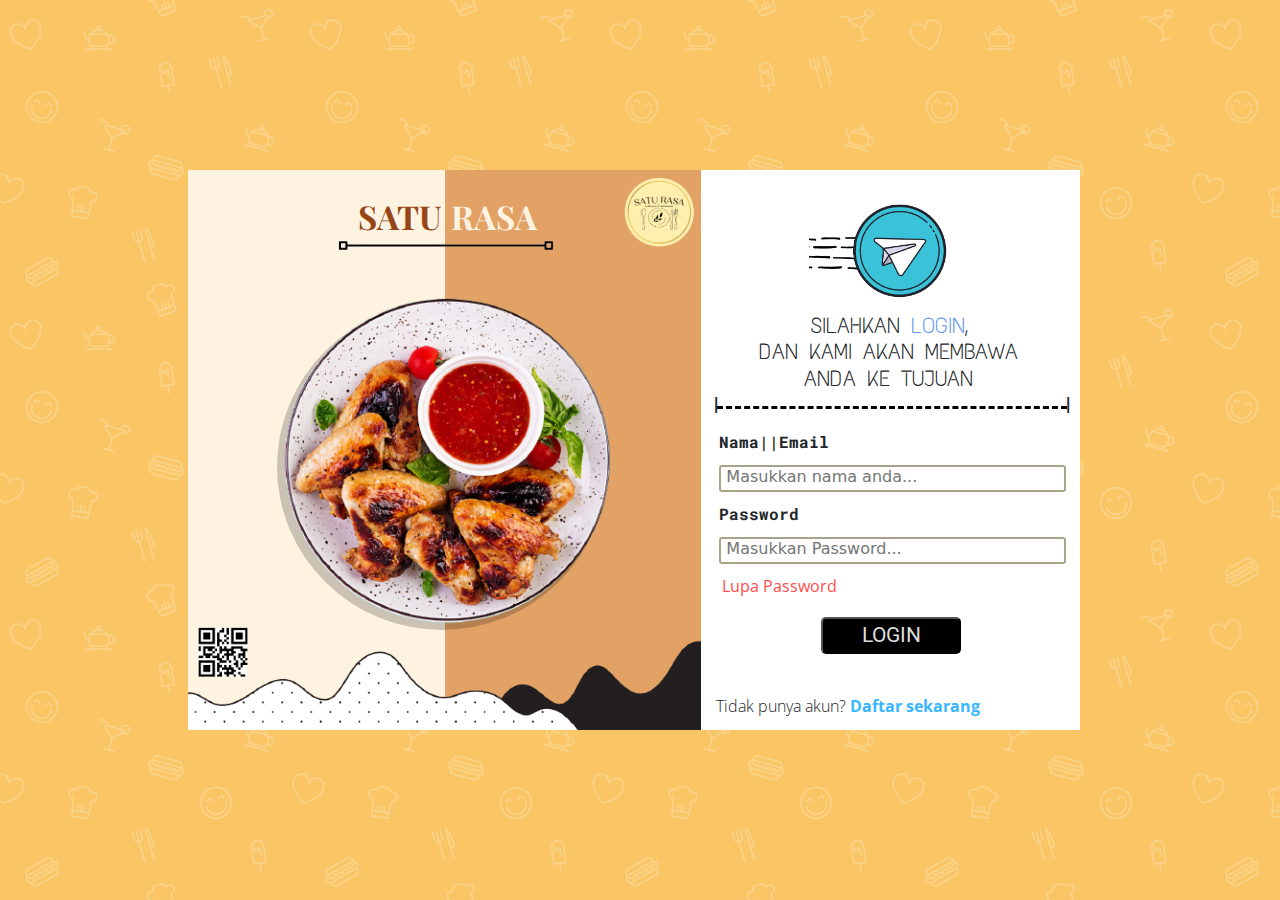
<file: login/login.html>
<!DOCTYPE html>
<html lang="en">
<head>
    <meta charset="UTF-8">
    <meta http-equiv="X-UA-Compatible" content="IE=edge">
    <meta name="viewport" content="width=device-width, initial-scale=1.0">
    <title>Login</title>
    <link rel="stylesheet" href="bootstrap-5.1.3-dist/css/bootstrap.css">
    <link rel="stylesheet" href="styleku.css">
    <link rel="stylesheet" href="mediaadaptation.css">
    <link rel="stylesheet" href="gambar2.css">
</head>
<body>
    <!-- <h1>Hello, World! Hehe</h1> -->

    <!-- <div class="container-fluid d-flex align-items-center">Ini Divnya</div> -->
    <div class="container-fluid d-flex align-items-center">
        <div class="kotak-awal container untuk-laptop">
            <div class="bungkus-kotak row">
                <div style="position: relative;padding: 0px;" class="col-7 row">
                    <div class="bungkus-gambar d-flex align-items-center justify-content-center">
                        <div class="overlay"></div>
                        <img class="gambar" src="img/makanan1.png" alt="makanan">
                        <img class="logo" src="img/logo.png" alt="Logo 'Satu Rasa'">
                        <h1 class="satu">SATU</h1>
                        <h1 class="rasa">RASA</h1>
                        <img class="garis" src="img/garis.png">
                        <img class="gelombang" src="img/gelombang1.png">
                        <img class="barcode" src="img/barcode.png">
                        <img class="bintang" src="img/bintang.png">
                        <div class="bayangan"></div>
                    </div>
                    <div class="kotak1 col"></div>
                    <div class="kotak2 col"></div>
                </div>
                <div class="kotak3 col">
                    <div class="bungkus-gambar-kolom3 d-flex align-items-center justify-content-center">
                        <img class="pesawat" src="img/pesawat.png" alt="">
                        <h1 class="silahkan">SILAHKAN <a href="#">LOGIN</a>,<br>DAN KAMI AKAN MEMBAWA <br>ANDA KE TUJUAN</h1>
                        <div class="garis2"><hr></div>
                    </div>
                    <div class="bungkus-form">
                        <form action="" name="login">
                            <label for="nama">Nama||Email</label><br><input placeholder="Masukkan nama anda..." id="nama" type="text">
                            <label for="password">Password</label><br><input placeholder="Masukkan Password..." id="password" type="password">
                        </form>
                        <a href="#">Lupa Password</a>
                    </div>
                    <div class="tombol">
                        <form action="" name="login">
                            <button type="submit">LOGIN</button>
                        </form>  
                    </div>
                    <div class="tidak-punya-akun">
                        Tidak punya akun? <a href="#">Daftar sekarang</a>
                    </div>
                </div>
            </div>
        </div>
        <div class="kotak-awal container untuk-hp">
            <div class="bungkus-kotak row">
                <div class="kotak3 col">
                    <div class="bungkus-gambar-kolom3 d-flex align-items-center justify-content-center">
                        <img class="pesawat" src="img/pesawat.png" alt="">
                        <h1 class="silahkan">SILAHKAN <a href="#">LOGIN</a>,<br>DAN KAMI AKAN MEMBAWA <br>ANDA KE TUJUAN</h1>
                        <div class="garis2"><hr></div>
                    </div>
                    <div class="bungkus-form">
                        <form action="" name="login">
                            <label for="nama">Nama||Email</label><br><input placeholder="Masukkan nama anda..." id="nama" type="text">
                            <label for="password">Password</label><br><input placeholder="Masukkan Password..." id="password" type="password">
                        </form>
                        <a href="#">Lupa Password</a>
                    </div>
                    <div class="tombol">
                        <form action="" name="login">
                            <button type="submit">LOGIN</button>
                        </form>  
                    </div>
                    <div class="tidak-punya-akun">
                        Tidak punya akun? <a href="#">Daftar sekarang</a>
                    </div>
                </div>
            </div>
        </div>
      </div>

<script src="bootstrap-5.1.3-dist/js/bootstrap.js"></script>
</body>
</html>
</file>
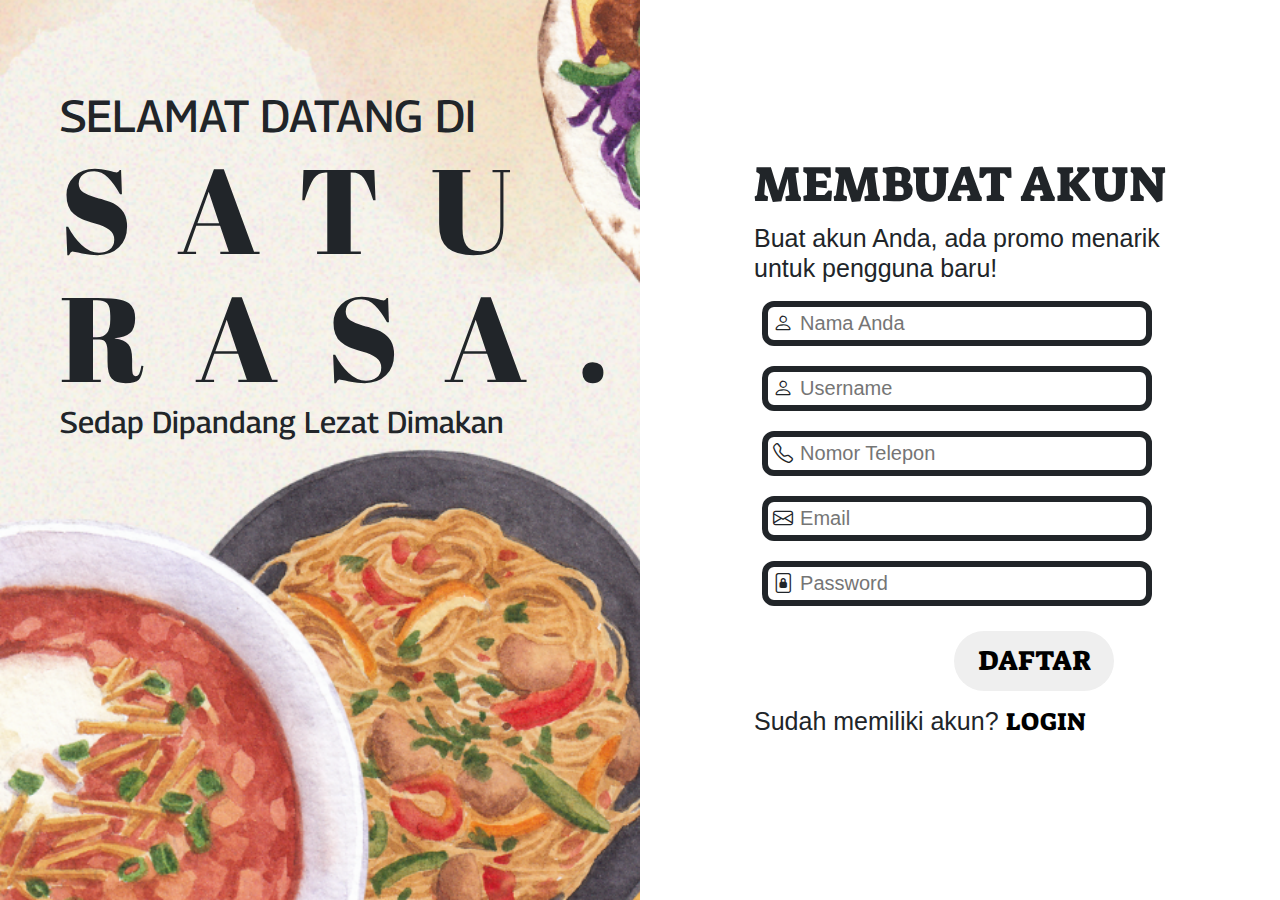
<file: registrasi/registrasi.html>
<!DOCTYPE html>
<html lang="en">
<head>
    <meta charset="UTF-8">
    <meta http-equiv="X-UA-Compatible" content="IE=edge">
    <meta name="viewport" content="width=device-width, initial-scale=1.0">
    <title>Sandbox</title>
    <link href="https://fonts.googleapis.com/css2?family=Georama:wght@200&display=swap" rel="stylesheet">
    <link href="https://fonts.googleapis.com/css2?family=Abril+Fatface&display=swap" rel="stylesheet">
    <link href="https://fonts.googleapis.com/css2?family=Suez+One&display=swap" rel="stylesheet">
    <link rel="stylesheet" href="https://cdn.jsdelivr.net/npm/bootstrap-icons@1.7.2/font/bootstrap-icons.css">
    <link rel="stylesheet" href="bootstrap-5.1.3-dist/css/bootstrap.css">
    <link rel="stylesheet" href="styleku.css">
</head>
<body>
    <div class="untuk-laptop container-fluid row">
        <div class="col-6 left">
            <h2 class="selamat">SELAMAT DATANG DI</h2>
            <h1 class="satu">SATU</h1>
            <h1 class="satu">RASA.</h1>
            <h2 class="sedap">Sedap Dipandang Lezat Dimakan</h2>
        </div>
        <div class="col-6 right d-flex justify-content-center align-items-center">
            <div class="d-flex justify-content-center align-items-center">
            <form action="">
                <h3 class="membuat">MEMBUAT AKUN</h3>
                <h4 class="buat"> Buat akun Anda, ada promo menarik<br>untuk pengguna baru!</h4>
                <div class="input-field">
                    <i class="bi bi-person"></i>
                <input type="text" placeholder="Nama Anda">
                </div>
                <div class="input-field">
                    <i class="bi bi-person"></i>
                <input type="text" placeholder="Username">
                </div>
                <div class="input-field">
                    <i class="bi bi-telephone"></i>
                <input type="text" placeholder="Nomor Telepon">
                </div>
                <div class="input-field">
                    <i class="bi bi-envelope"></i>
                <input type="text" placeholder="Email">
                </div>
                <div class="input-field">
                    <i class="bi bi-file-lock2"></i>
                <input type="password" placeholder="Password">
                </div>
                <input type="submit" class="tombol" value="DAFTAR">
                <h4 class="buat buat-akun">Sudah memiliki akun? <a href="#" style="font-family: 'Suez One', serif; text-decoration: none; color: black;">LOGIN</a></h4>
            </form>
        </div>
        </div>
    </div>
    <div class="untuk-hape container-untuk-hape container-fluid d-flex justify-content-center align-items-center">
        <div class="container-dalam-hape"><div class="d-flex justify-content-center align-items-center">
            <form action="">
                <h3 class="membuat">MEMBUAT AKUN</h3>
                <h4 class="buat"> Buat akun Anda, ada promo menarik<br>untuk pengguna baru!</h4>
                <div class="input-field">
                    <i class="bi bi-person"></i>
                <input type="text" placeholder="Nama Anda">
                </div>
                <div class="input-field">
                    <i class="bi bi-person"></i>
                <input type="text" placeholder="Username">
                </div>
                <div class="input-field">
                    <i class="bi bi-telephone"></i>
                <input type="text" placeholder="Nomor Telepon">
                </div>
                <div class="input-field">
                    <i class="bi bi-envelope"></i>
                <input type="text" placeholder="Email">
                </div>
                <div class="input-field">
                    <i class="bi bi-file-lock2"></i>
                <input type="password" placeholder="Password">
                </div>
                <input type="submit" class="tombol" value="DAFTAR">
                <h4 class="buat buat-akun">Sudah memiliki akun? <a href="#" style="font-family: 'Suez One', serif; text-decoration: none; color: black;">LOGIN</a></h4>
            </form>
        </div></div>
    </div>
</body>
</html>
</file>
<file: admintemplate/assets/vendors/iconly/bold.css>
@font-face {
  font-family: 'Iconly---Bold';
  src:  url('fonts/Iconly---Bold.eot?jilz72');
  src:  url('fonts/Iconly---Bold.eot?jilz72#iefix') format('embedded-opentype'),
    url('fonts/Iconly---Bold.ttf?jilz72') format('truetype'),
    url('fonts/Iconly---Bold.woff?jilz72') format('woff'),
    url('fonts/Iconly---Bold.svg?jilz72#Iconly---Bold') format('svg');
  font-weight: normal;
  font-style: normal;
  font-display: block;
}

[class^="iconly-bold"], [class*=" iconly-bold"] {
  /* use !important to prevent issues with browser extensions that change fonts */
  font-family: 'Iconly---Bold' !important;
  speak: never;
  font-style: normal;
  font-weight: normal;
  font-variant: normal;
  text-transform: none;
  line-height: 1;

  /* Better Font Rendering =========== */
  -webkit-font-smoothing: antialiased;
  -moz-osx-font-smoothing: grayscale;
}

.iconly-boldActivity:before {
  content: "\e900";
}
.iconly-boldUser:before {
  content: "\e901";
}
.iconly-boldUser1:before {
  content: "\e902";
}
.iconly-boldAdd-User:before {
  content: "\e903";
}
.iconly-boldArrow---Down-2:before {
  content: "\e904";
}
.iconly-boldArrow---Down-3:before {
  content: "\e905";
}
.iconly-boldArrow---Down-Circle:before {
  content: "\e906";
}
.iconly-boldArrow---Down-Square:before {
  content: "\e907";
}
.iconly-boldArrow---Down:before {
  content: "\e908";
}
.iconly-boldArrow---Left-2:before {
  content: "\e909";
}
.iconly-boldArrow---Left-3:before {
  content: "\e90a";
}
.iconly-boldArrow---Left-Circle:before {
  content: "\e90b";
}
.iconly-boldArrow---Left-Square:before {
  content: "\e90c";
}
.iconly-boldArrow---Left:before {
  content: "\e90d";
}
.iconly-boldArrow---Right-2:before {
  content: "\e90e";
}
.iconly-boldArrow---Right-3:before {
  content: "\e90f";
}
.iconly-boldArrow---Right-Circle:before {
  content: "\e910";
}
.iconly-boldArrow---Right-Square:before {
  content: "\e911";
}
.iconly-boldArrow---Right:before {
  content: "\e912";
}
.iconly-boldArrow---Up-2:before {
  content: "\e913";
}
.iconly-boldArrow---Up-3:before {
  content: "\e914";
}
.iconly-boldArrow---Up-Circle:before {
  content: "\e915";
}
.iconly-boldArrow---Up-Square:before {
  content: "\e916";
}
.iconly-boldArrow---Up:before {
  content: "\e917";
}
.iconly-boldBag-2:before {
  content: "\e918";
}
.iconly-boldBag:before {
  content: "\e919";
}
.iconly-boldBookmark:before {
  content: "\e91a";
}
.iconly-boldBuy:before {
  content: "\e91b";
}
.iconly-boldCalendar:before {
  content: "\e91c";
}
.iconly-boldCall-Missed:before {
  content: "\e91d";
}
.iconly-boldCall-Silent:before {
  content: "\e91e";
}
.iconly-boldCall:before {
  content: "\e91f";
}
.iconly-boldCalling:before {
  content: "\e920";
}
.iconly-boldCamera:before {
  content: "\e921";
}
.iconly-boldCategory:before {
  content: "\e922";
}
.iconly-boldChart:before {
  content: "\e923";
}
.iconly-boldChat:before {
  content: "\e924";
}
.iconly-boldClose-Square:before {
  content: "\e925";
}
.iconly-boldDanger:before {
  content: "\e926";
}
.iconly-boldDelete:before {
  content: "\e927";
}
.iconly-boldDiscount:before {
  content: "\e928";
}
.iconly-boldDiscovery:before {
  content: "\e929";
}
.iconly-boldDocument:before {
  content: "\e92a";
}
.iconly-boldDownload:before {
  content: "\e92b";
}
.iconly-boldEdit-Square:before {
  content: "\e92c";
}
.iconly-boldEdit:before {
  content: "\e92d";
}
.iconly-boldFilter-2:before {
  content: "\e92e";
}
.iconly-boldFilter:before {
  content: "\e92f";
}
.iconly-boldFolder:before {
  content: "\e930";
}
.iconly-boldGame:before {
  content: "\e931";
}
.iconly-boldGraph:before {
  content: "\e932";
}
.iconly-boldHeart:before {
  content: "\e933";
}
.iconly-boldHide:before {
  content: "\e934";
}
.iconly-boldHome:before {
  content: "\e935";
}
.iconly-boldImage-2:before {
  content: "\e936";
}
.iconly-boldImage:before {
  content: "\e937";
}
.iconly-boldInfo-Circle:before {
  content: "\e938";
}
.iconly-boldInfo-Square:before {
  content: "\e939";
}
.iconly-boldLocation:before {
  content: "\e93a";
}
.iconly-boldLock:before {
  content: "\e93b";
}
.iconly-boldLogin:before {
  content: "\e93c";
}
.iconly-boldLogout:before {
  content: "\e93d";
}
.iconly-boldMessage:before {
  content: "\e93e";
}
.iconly-boldMore-Circle:before {
  content: "\e93f";
}
.iconly-boldMore-Square:before {
  content: "\e940";
}
.iconly-boldNotification:before {
  content: "\e941";
}
.iconly-boldPaper-Download:before {
  content: "\e942";
}
.iconly-boldPaper-Fail:before {
  content: "\e943";
}
.iconly-boldPaper-Negative:before {
  content: "\e944";
}
.iconly-boldPaper-Plus:before {
  content: "\e945";
}
.iconly-boldPaper-Upload:before {
  content: "\e946";
}
.iconly-boldPaper:before {
  content: "\e947";
}
.iconly-boldPassword:before {
  content: "\e948";
}
.iconly-boldPlay:before {
  content: "\e949";
}
.iconly-boldPlus:before {
  content: "\e94a";
}
.iconly-boldProfile:before {
  content: "\e94b";
}
.iconly-boldScan:before {
  content: "\e94c";
}
.iconly-boldSearch:before {
  content: "\e94d";
}
.iconly-boldSend:before {
  content: "\e94e";
}
.iconly-boldSetting:before {
  content: "\e94f";
}
.iconly-boldShield-Done:before {
  content: "\e950";
}
.iconly-boldShield-Fail:before {
  content: "\e951";
}
.iconly-boldShow:before {
  content: "\e952";
}
.iconly-boldStar:before {
  content: "\e953";
}
.iconly-boldSwap:before {
  content: "\e954";
}
.iconly-boldTick-Square:before {
  content: "\e955";
}
.iconly-boldTicket-Star:before {
  content: "\e956";
}
.iconly-boldTicket:before {
  content: "\e957";
}
.iconly-boldTime-Circle:before {
  content: "\e958";
}
.iconly-boldTime-Square:before {
  content: "\e959";
}
.iconly-boldUnlock:before {
  content: "\e95a";
}
.iconly-boldUpload:before {
  content: "\e95b";
}
.iconly-boldVideo:before {
  content: "\e95c";
}
.iconly-boldVoice-2:before {
  content: "\e95d";
}
.iconly-boldVoice:before {
  content: "\e95e";
}
.iconly-boldVolume-Down:before {
  content: "\e95f";
}
.iconly-boldVolume-Off:before {
  content: "\e960";
}
.iconly-boldVolume-Up:before {
  content: "\e961";
}
.iconly-boldWallet:before {
  content: "\e962";
}
.iconly-boldWork:before {
  content: "\e963";
}
</file>
<file: admintemplate/assets/vendors/perfect-scrollbar/perfect-scrollbar.css>
/*
 * Container style
 */
.ps {
  overflow: hidden !important;
  overflow-anchor: none;
  -ms-overflow-style: none;
  touch-action: auto;
  -ms-touch-action: auto;
}

/*
 * Scrollbar rail styles
 */
.ps__rail-x {
  display: none;
  opacity: 0;
  transition: background-color .2s linear, opacity .2s linear;
  -webkit-transition: background-color .2s linear, opacity .2s linear;
  height: 15px;
  /* there must be 'bottom' or 'top' for ps__rail-x */
  bottom: 0px;
  /* please don't change 'position' */
  position: absolute;
}

.ps__rail-y {
  display: none;
  opacity: 0;
  transition: background-color .2s linear, opacity .2s linear;
  -webkit-transition: background-color .2s linear, opacity .2s linear;
  width: 15px;
  /* there must be 'right' or 'left' for ps__rail-y */
  right: 0;
  /* please don't change 'position' */
  position: absolute;
}

.ps--active-x > .ps__rail-x,
.ps--active-y > .ps__rail-y {
  display: block;
  background-color: transparent;
}

.ps:hover > .ps__rail-x,
.ps:hover > .ps__rail-y,
.ps--focus > .ps__rail-x,
.ps--focus > .ps__rail-y,
.ps--scrolling-x > .ps__rail-x,
.ps--scrolling-y > .ps__rail-y {
  opacity: 0.6;
}

.ps .ps__rail-x:hover,
.ps .ps__rail-y:hover,
.ps .ps__rail-x:focus,
.ps .ps__rail-y:focus,
.ps .ps__rail-x.ps--clicking,
.ps .ps__rail-y.ps--clicking {
  background-color: #eee;
  opacity: 0.9;
}

/*
 * Scrollbar thumb styles
 */
.ps__thumb-x {
  background-color: #aaa;
  border-radius: 6px;
  transition: background-color .2s linear, height .2s ease-in-out;
  -webkit-transition: background-color .2s linear, height .2s ease-in-out;
  height: 6px;
  /* there must be 'bottom' for ps__thumb-x */
  bottom: 2px;
  /* please don't change 'position' */
  position: absolute;
}

.ps__thumb-y {
  background-color: #aaa;
  border-radius: 6px;
  transition: background-color .2s linear, width .2s ease-in-out;
  -webkit-transition: background-color .2s linear, width .2s ease-in-out;
  width: 6px;
  /* there must be 'right' for ps__thumb-y */
  right: 2px;
  /* please don't change 'position' */
  position: absolute;
}

.ps__rail-x:hover > .ps__thumb-x,
.ps__rail-x:focus > .ps__thumb-x,
.ps__rail-x.ps--clicking .ps__thumb-x {
  background-color: #999;
  height: 11px;
}

.ps__rail-y:hover > .ps__thumb-y,
.ps__rail-y:focus > .ps__thumb-y,
.ps__rail-y.ps--clicking .ps__thumb-y {
  background-color: #999;
  width: 11px;
}

/* MS supports */
@supports (-ms-overflow-style: none) {
  .ps {
    overflow: auto !important;
  }
}

@media screen and (-ms-high-contrast: active), (-ms-high-contrast: none) {
  .ps {
    overflow: auto !important;
  }
}
</file>
<file: admintemplate/assets/css/app.css>
.alert{border:none}.alert p{margin-bottom:0}.alert button.close{padding:.75rem;line-height:.75}.alert .alert-heading,.alert .alert-heading+p{margin-left:.4rem}.alert-primary{background-color:#435ebe;color:#fff}.alert-primary a{color:#fff;font-weight:700}.alert-secondary{background-color:#ebeef3;color:#383d41}.alert-secondary a{color:#fff;font-weight:700}.alert-success{background-color:#4fbe87;color:#fff}.alert-success a{color:#fff;font-weight:700}.alert-warning{background-color:#eaca4a;color:#fff}.alert-warning a{color:#fff;font-weight:700}.alert-danger{background-color:#f3616d;color:#fff}.alert-danger a{color:#fff;font-weight:700}.alert-dark{background-color:#454546;color:#fff}.alert-dark a{color:#fff;font-weight:700}.alert-light{background-color:#f9f9f9;color:#818182}.alert-light a{color:#fff;font-weight:700}.alert-info{background-color:#56b6f7;color:#fff}.alert-info a{color:#fff;font-weight:700}.alert-light-primary{background-color:#ebf3ff}.alert-light-secondary{background-color:#e6eaee}.alert-light-success{background-color:#d2ffe8}.alert-light-danger{background-color:#ffdede}.alert-light-warning{background-color:#fffdd8}.alert-light-info{background-color:#e6fdff}.avatar{display:inline-flex;border-radius:50%;text-align:center;vertical-align:middle;position:relative}.avatar .avatar-content{width:32px;height:32px;color:#fff;display:flex;justify-content:center;align-items:center;font-size:.875rem}.avatar .avatar-content i,.avatar .avatar-content svg{color:#fff;font-size:1rem;height:1rem}.avatar img{width:32px;height:32px;border-radius:50%}.avatar .avatar-status{width:.7rem;height:.7rem;position:absolute;border-radius:50%;border:1px solid #fff;bottom:0;right:0}.avatar.avatar-sm .avatar-content,.avatar.avatar-sm img{width:24px;height:24px;font-size:.8rem}.avatar.avatar-md .avatar-content,.avatar.avatar-md img{width:32px;height:32px;font-size:.8rem}.avatar.avatar-lg .avatar-content,.avatar.avatar-lg img{width:48px;height:48px;font-size:1.2rem}.avatar.avatar-xl .avatar-content,.avatar.avatar-xl img{width:60px;height:60px;font-size:1.4rem}.btn .badge{border-radius:50%;margin-left:5px}.btn .badge.bg-transparent{background-color:hsla(0,0%,100%,.25)!important;color:#fff}.btn i,.btn svg{width:16px;height:16px}.btn.icon{padding:.4rem .6rem}.btn.icon svg{width:16px;height:16px}.btn.icon.icon-left svg{margin-right:3px}.btn.icon.icon-right svg{margin-left:3px}.btn.btn-outline-white{color:#fff;border-color:#fff}.btn.btn-outline-white:hover{color:#333;background-color:#fff}.btn.btn-light-primary{background-color:#ebf3ff;color:#002152}.btn.btn-light-secondary{background-color:#e6eaee;color:#181e24}.btn.btn-light-success{background-color:#d2ffe8;color:#00391c}.btn.btn-light-danger{background-color:#ffdede;color:#450000}.btn.btn-light-warning{background-color:#fffdd8;color:#3f3c00}.btn.btn-light-info{background-color:#e6fdff;color:#00474d}.btn.btn-danger,.btn.btn-info,.btn.btn-primary,.btn.btn-secondary,.btn.btn-success,.btn.btn-warning{color:#fff}.btn.btn-light{color:#607080}.btn.btn-dark{color:#fff}.btn-block{width:100%}.btn-group:not(.dropdown) .btn:not([class*=btn-]){border:1px solid #dfe3e7}.btn-group>.btn{border-radius:.267rem}.buttons .btn{margin:0 10px 10px 0}.breadcrumb.breadcrumb-right{justify-content:flex-end;margin-top:1rem}.breadcrumb.breadcrumb-center{justify-content:center;margin-top:1rem}.carousel-inner{border-radius:.7rem}.carousel-caption h5{color:#fff}.card{margin-bottom:2.2rem;border:none}.card.card-statistic{box-shadow:1px 2px 5px rgba(47,170,244,.5);background:linear-gradient(180deg,#25a6f1,#54b9ff)}.card.card-statistic .card-title{text-transform:uppercase;color:#fff;letter-spacing:.8px;font-weight:400;font-size:1.3rem;margin-bottom:0;margin-top:5px}.card.card-statistic .card-right p{font-size:1.5rem;color:#fff;margin-bottom:0}.card.card-statistic .card-right span.green{color:#6fff6f}.card.card-statistic .card-right span.red{color:#ff7979}.card.card-statistic .chart-wrapper{height:100px}.card .card-header{border:none}.card .card-header h4{font-size:1.2rem;font-weight:700}.card .card-header~.card-body{padding-top:0}.card .card-content{position:relative}.card .card-title{font-size:1.2rem}.card .card-body{padding:1.5rem}.card .card-heading{color:#555;font-size:1.5rem}.card .card-img-overlay{background-color:rgba(0,0,0,.6)}.card .card-img-overlay p{color:#eee}.card .card-img-overlay .card-title{color:#fff}.pricing .card{box-shadow:none;border-right:1px solid #e9ecef;box-shadow:0 10px 10px #e9ecef;margin-bottom:.5rem}.pricing h1{text-align:center;font-size:4rem;margin-bottom:3rem}.pricing .card-header .card-title{font-size:2rem!important;margin-bottom:0}.pricing .card-header p{font-size:.8rem}.pricing ul li{list-style:none;margin-bottom:.5rem}.pricing ul li i,.pricing ul li svg{width:1rem;color:#198754;font-size:1rem;margin-right:7px}.pricing .card-highlighted{background-color:#435ebe;padding-top:20px;padding-bottom:20px}.pricing .card-highlighted .card-body,.pricing .card-highlighted .card-header{background-color:#435ebe;color:#fff}.pricing .card-highlighted ul li{color:#fff}.pricing .card-highlighted ul li i,.pricing .card-highlighted ul li svg{color:#479f76}.pricing .card-highlighted .card-footer{background-color:#435ebe}.pricing .card-highlighted .card-title{color:#fff;font-size:1.8rem}.divider{display:block;text-align:center;overflow:hidden;margin:1rem 0}.divider .divider-text{position:relative;display:inline-block;padding:0 1rem;background-color:#fff}.divider .divider-text:after,.divider .divider-text:before{content:"";position:absolute;top:50%;width:9999px;border-top:1px solid #dfe3e7}.divider .divider-text:before{right:100%}.divider .divider-text:after{left:100%}.divider.divider-left .divider-text{left:0;float:left;padding-left:0}.divider.divider-left-center .divider-text{left:-25%}.divider.divider-right-center .divider-text{left:25%}.divider.divider-right .divider-text{float:right;padding-right:0}.dropdown-toggle:after{color:#fff}.dropdown-menu-large{min-width:16rem}.dropdown-menu{box-shadow:0 0 30px rgba(0,0,0,.03)}.dropdown-item{transition:all .5s}.form-group{margin-bottom:.7rem}.form-group label{color:rgba(35,28,99,.7);font-weight:600}.form-group small{font-size:.7rem}.form-group.with-title{position:relative}.form-group.with-title label{position:absolute;top:0;left:0;padding:5px;font-size:.6rem;background-color:#e9ecef;width:100%;transition:border-color .15s ease-in-out,box-shadow .15s ease-in-out}.form-group.with-title .form-control,.form-group.with-title dataTable-input{padding-top:2rem}.form-group.with-title .form-control:focus~label,.form-group.with-title dataTable-input:focus~label{border-left:1px solid #435ebe;border-top:1px solid #435ebe;border-right:1px solid #435ebe}.form-group[class*=has-icon-].has-icon-left .form-control{padding-left:2.5rem}.form-group[class*=has-icon-].has-icon-left .form-control-icon{left:0}.form-group[class*=has-icon-].has-icon-right .form-control{padding-right:2.5rem}.form-group[class*=has-icon-].has-icon-right .form-control-icon{right:0}.form-group[class*=has-icon-] .form-control:focus~.form-control-icon i,.form-group[class*=has-icon-] .form-control:focus~.form-control-icon svg{color:#5a8dee}.form-group[class*=has-icon-] .form-control.form-control-xl{padding-left:3rem}.form-group[class*=has-icon-] .form-control.form-control-xl~.form-control-icon i{font-size:1.6rem}.form-group[class*=has-icon-] .form-control.form-control-xl~.form-control-icon i:before{color:#a6a8aa}.form-group[class*=has-icon-] .form-control-icon{position:absolute;top:50%;transform:translateY(-50%);padding:0 .6rem}.form-group[class*=has-icon-] .form-control-icon i,.form-group[class*=has-icon-] .form-control-icon svg{width:1.2rem;color:#6c757d;font-size:1.2rem}.form-group[class*=has-icon-] .form-control-icon i:before,.form-group[class*=has-icon-] .form-control-icon svg:before{vertical-align:sub}.form-control.form-control-xl{padding:.85rem 1rem;font-size:1.2rem}.form-check .form-check-input[class*=bg-]{border:0}.form-check .form-check-input:focus{box-shadow:none}.form-check .form-check-input.form-check-primary{background-color:#435ebe;border-color:#435ebe}.form-check .form-check-input.form-check-primary:not(:checked){background-color:transparent;border:1px solid #ced4da}.form-check .form-check-input.form-check-primary.form-check-glow{box-shadow:0 0 5px #697ecb}.form-check .form-check-input.form-check-primary.form-check-glow:not(:checked){box-shadow:none}.form-check .form-check-input.form-check-secondary{background-color:#6c757d;border-color:#6c757d}.form-check .form-check-input.form-check-secondary:not(:checked){background-color:transparent;border:1px solid #ced4da}.form-check .form-check-input.form-check-secondary.form-check-glow{box-shadow:0 0 5px #868e96}.form-check .form-check-input.form-check-secondary.form-check-glow:not(:checked){box-shadow:none}.form-check .form-check-input.form-check-success{background-color:#198754;border-color:#198754}.form-check .form-check-input.form-check-success:not(:checked){background-color:transparent;border:1px solid #ced4da}.form-check .form-check-input.form-check-success.form-check-glow{box-shadow:0 0 5px #21b26f}.form-check .form-check-input.form-check-success.form-check-glow:not(:checked){box-shadow:none}.form-check .form-check-input.form-check-info{background-color:#0dcaf0;border-color:#0dcaf0}.form-check .form-check-input.form-check-info:not(:checked){background-color:transparent;border:1px solid #ced4da}.form-check .form-check-input.form-check-info.form-check-glow{box-shadow:0 0 5px #3cd5f4}.form-check .form-check-input.form-check-info.form-check-glow:not(:checked){box-shadow:none}.form-check .form-check-input.form-check-warning{background-color:#ffc107;border-color:#ffc107}.form-check .form-check-input.form-check-warning:not(:checked){background-color:transparent;border:1px solid #ced4da}.form-check .form-check-input.form-check-warning.form-check-glow{box-shadow:0 0 5px #ffce3a}.form-check .form-check-input.form-check-warning.form-check-glow:not(:checked){box-shadow:none}.form-check .form-check-input.form-check-danger{background-color:#dc3545;border-color:#dc3545}.form-check .form-check-input.form-check-danger:not(:checked){background-color:transparent;border:1px solid #ced4da}.form-check .form-check-input.form-check-danger.form-check-glow{box-shadow:0 0 5px #e4606d}.form-check .form-check-input.form-check-danger.form-check-glow:not(:checked){box-shadow:none}.form-check .form-check-input.form-check-light{background-color:#f8f9fa;border-color:#f8f9fa}.form-check .form-check-input.form-check-light:not(:checked){background-color:transparent;border:1px solid #ced4da}.form-check .form-check-input.form-check-light.form-check-glow{box-shadow:0 0 5px #fff}.form-check .form-check-input.form-check-light.form-check-glow:not(:checked){box-shadow:none}.form-check .form-check-input.form-check-dark{background-color:#212529;border-color:#212529}.form-check .form-check-input.form-check-dark:not(:checked){background-color:transparent;border:1px solid #ced4da}.form-check .form-check-input.form-check-dark.form-check-glow{box-shadow:0 0 5px #383f45}.form-check .form-check-input.form-check-dark.form-check-glow:not(:checked){box-shadow:none}.form-check.form-check-sm .form-check-input{width:.9rem;height:.9rem;margin-top:.3em}.form-check.form-check-sm label{font-size:.7rem}.form-check.form-check-lg .form-check-input{width:1.5rem;height:1.5rem;margin-top:.3em}.form-check.form-check-lg label{font-size:1rem}.form-check.form-check-primary .form-check-input{background-color:#435ebe;border-color:#435ebe}.form-check.form-check-secondary .form-check-input{background-color:#6c757d;border-color:#6c757d}.form-check.form-check-success .form-check-input{background-color:#198754;border-color:#198754}.form-check.form-check-info .form-check-input{background-color:#0dcaf0;border-color:#0dcaf0}.form-check.form-check-warning .form-check-input{background-color:#ffc107;border-color:#ffc107}.form-check.form-check-danger .form-check-input{background-color:#dc3545;border-color:#dc3545}.form-check.form-check-light .form-check-input{background-color:#f8f9fa;border-color:#f8f9fa}.form-check.form-check-dark .form-check-input{background-color:#212529;border-color:#212529}.dataTable-input{min-height:calc(1.5em + .934rem + 2px);padding:.467rem .6rem;font-size:.9025rem;font-weight:400;line-height:1.5;color:#555252;background-color:#fff;background-clip:padding-box;border:1px solid #dfe3e7;-webkit-appearance:none;-moz-appearance:none;appearance:none;border-radius:.25rem;transition:border-color .15s ease-in-out,box-shadow .15s ease-in-out}.dataTable-input:focus{color:#555252;background-color:#fff;border-color:#5a8dee;outline:0;box-shadow:0 3px 8px 0 rgba(0,0,0,.1)}.modal .modal-content{box-shadow:-8px 12px 18px 0 rgba(25,42,70,.13);border:none}.modal .modal-full{max-width:94%}.modal .white{color:#fff}.modal .modal-header{display:flex;justify-content:space-between;align-items:center}.modal .modal-header .modal-title{font-size:1.1rem}.modal .modal-header .close{padding:7px 10px;border-radius:50%;background:none;border:none}.modal .modal-header .close:hover{background:#dee2e6}.modal .modal-header i,.modal .modal-header svg{font-size:12px;height:12px;width:12px}.modal .modal-footer{padding:1rem}.modal.modal-borderless .modal-header{border-bottom:0}.modal.modal-borderless .modal-footer{border-top:0}#sidebar.active .sidebar-wrapper{left:0}#sidebar:not(.active) .sidebar-wrapper{left:-300px}#sidebar:not(.active)~#main{margin-left:0}.sidebar-wrapper{width:300px;height:100vh;position:fixed;top:0;z-index:10;overflow-y:auto;background-color:#fff;bottom:0;transition:left .5s ease-out}.sidebar-wrapper .sidebar-header{padding:2rem 2rem 1rem;font-size:2rem;font-weight:700}.sidebar-wrapper .sidebar-header img{height:1.2rem}.sidebar-wrapper .sidebar-toggler.x{position:absolute;right:0;top:.5rem;display:none}.sidebar-wrapper .menu{margin-top:2rem;padding:0 2rem;font-weight:600}.sidebar-wrapper .menu .sidebar-title{padding:0 1rem;margin:1.5rem 0 1rem;font-size:1rem;list-style:none;font-weight:600;color:#25396f}.sidebar-wrapper .menu .sidebar-link{display:block;padding:.7rem 1rem;font-size:1rem;display:flex;align-items:center;border-radius:.5rem;transition:all .5s;text-decoration:none;color:#25396f}.sidebar-wrapper .menu .sidebar-link i,.sidebar-wrapper .menu .sidebar-link svg{color:#7c8db5}.sidebar-wrapper .menu .sidebar-link span{margin-left:1rem}.sidebar-wrapper .menu .sidebar-link:hover{background-color:#f0f1f5}.sidebar-wrapper .menu .sidebar-item{list-style:none;margin-top:.5rem;position:relative}.sidebar-wrapper .menu .sidebar-item.has-sub .sidebar-link:after{content:url('data:image/svg+xml;charset=utf-8,<svg xmlns="http://www.w3.org/2000/svg" width="20" height="20" viewBox="0 0 24 24" fill="none" stroke="currentColor" stroke-width="2" stroke-linecap="round" stroke-linejoin="round" class="feather feather-chevron-down"><path stroke="gray" stroke-width="1" d="M6 9l6 6 6-6"/></svg>');position:absolute;color:#ccc;right:15px;top:12px;display:block}.sidebar-wrapper .menu .sidebar-item.active .sidebar-link{background-color:#435ebe}.sidebar-wrapper .menu .sidebar-item.active .sidebar-link span{color:#fff}.sidebar-wrapper .menu .sidebar-item.active .sidebar-link i,.sidebar-wrapper .menu .sidebar-item.active .sidebar-link svg{fill:#fff;color:#fff}.sidebar-wrapper .menu .sidebar-item.active .sidebar-link.has-sub:after{content:url('data:image/svg+xml;charset=utf-8,<svg xmlns="http://www.w3.org/2000/svg" width="20" height="20" viewBox="0 0 24 24" fill="none" stroke="currentColor" stroke-width="2" stroke-linecap="round" stroke-linejoin="round" class="feather feather-chevron-down"><path stroke="%23fff" stroke-width="1" d="M6 9l6 6 6-6"/></svg>')}.sidebar-wrapper .menu .submenu{list-style:none;display:none;transition:max-height 2s cubic-bezier(0,.55,.45,1);overflow:hidden}.sidebar-wrapper .menu .submenu.active{max-height:999px;display:block}.sidebar-wrapper .menu .submenu .submenu-item.active{position:relative}.sidebar-wrapper .menu .submenu .submenu-item.active>a{color:#435ebe;font-weight:700}.sidebar-wrapper .menu .submenu .submenu-item a{padding:.7rem 2rem;display:block;color:#25396f;font-size:.85rem;font-weight:600;letter-spacing:.5px;transition:all .3s}.sidebar-wrapper .menu .submenu .submenu-item a:hover{margin-left:.3rem}@media screen and (max-width:1199px){.sidebar-wrapper{position:absolute;left:-300px}.sidebar-wrapper .sidebar-toggler.x{display:block}}.nav-pills .nav-link.active{box-shadow:0 2px 10px rgba(67,94,190,.5)}.nav-tabs,.nav-tabs .nav-link{border:none}.nav-tabs .nav-link:hover{border:none;text-shadow:0 0 2px rgba(67,94,190,.3)}.nav-tabs .nav-link.active{border:none;position:relative;color:#435ebe}.nav-tabs .nav-link.active:after{content:"";width:100%;position:absolute;bottom:0;height:2px;background-color:#435ebe;left:0;box-shadow:0 2px 5px rgba(67,94,190,.5)}.navbar-fixed{position:fixed;background-color:#fff}.navbar{height:90px;padding:1.5rem}.navbar .navbar-brand img{height:1.5rem}.navbar .user-menu img{width:39px;height:39px}.navbar.navbar-header li{display:flex;align-items:center}.navbar.navbar-header li.nav-icon{margin-right:.4rem}.navbar.navbar-header li.nav-icon .nav-link{display:block;padding:.4rem;border-radius:50%}.navbar.navbar-header li.nav-icon .nav-link:hover{background-color:#e9ecef}.navbar.navbar-header .dropdown>a{color:#6c757d;font-weight:600}.navbar.navbar-header .dropdown>a svg{height:24px;width:24px}.navbar.navbar-header .dropdown>a:after{display:none}.pagination.pagination-primary .page-item.active .page-link{background-color:#435ebe;border-color:#435ebe;box-shadow:0 2px 5px rgba(67,94,190,.3)}.pagination.pagination-secondary .page-item.active .page-link{background-color:#6c757d;border-color:#6c757d;box-shadow:0 2px 5px rgba(108,117,125,.3)}.pagination.pagination-success .page-item.active .page-link{background-color:#198754;border-color:#198754;box-shadow:0 2px 5px rgba(25,135,84,.3)}.pagination.pagination-info .page-item.active .page-link{background-color:#0dcaf0;border-color:#0dcaf0;box-shadow:0 2px 5px rgba(13,202,240,.3)}.pagination.pagination-warning .page-item.active .page-link{background-color:#ffc107;border-color:#ffc107;box-shadow:0 2px 5px rgba(255,193,7,.3)}.pagination.pagination-danger .page-item.active .page-link{background-color:#dc3545;border-color:#dc3545;box-shadow:0 2px 5px rgba(220,53,69,.3)}.pagination.pagination-light .page-item.active .page-link{background-color:#f8f9fa;border-color:#f8f9fa;box-shadow:0 2px 5px rgba(248,249,250,.3)}.pagination.pagination-dark .page-item.active .page-link{background-color:#212529;border-color:#212529;box-shadow:0 2px 5px rgba(33,37,41,.3)}.page-item:not(.active) .page-link:hover{color:#000}.page-item i,.page-item svg{font-size:13px;width:13px;height:13px}.page-item .page-link{font-size:.875rem}.page-item .page-link:focus{box-shadow:none}.page-item:first-child{margin-right:.4rem}.page-item:last-child{margin-left:.4rem}.dataTable-table td,.dataTable-table thead th,.table td,.table thead th{vertical-align:middle}.dataTable-table:not(.table-borderless) thead th,.table:not(.table-borderless) thead th{border-bottom:1px solid #dedede!important}.table-md.dataTable-table tr td,.table-md.dataTable-table tr th,.table-sm.dataTable-table tr td,.table-sm.dataTable-table tr th,.table.table-md tr td,.table.table-md tr th,.table.table-sm tr td,.table.table-sm tr th{padding:1rem}.table-lg.dataTable-table tr td,.table-lg.dataTable-table tr th,.table.table-lg tr td,.table.table-lg tr th{padding:1.3rem}.dataTable-container{overflow-x:auto}.progress.progress-primary{overflow:visible}.progress.progress-primary .progress-bar{background-color:#435ebe;border-radius:.25rem}.progress.progress-secondary{overflow:visible}.progress.progress-secondary .progress-bar{background-color:#6c757d;border-radius:.25rem}.progress.progress-success{overflow:visible}.progress.progress-success .progress-bar{background-color:#198754;border-radius:.25rem}.progress.progress-info{overflow:visible}.progress.progress-info .progress-bar{background-color:#0dcaf0;border-radius:.25rem}.progress.progress-warning{overflow:visible}.progress.progress-warning .progress-bar{background-color:#ffc107;border-radius:.25rem}.progress.progress-danger{overflow:visible}.progress.progress-danger .progress-bar{background-color:#dc3545;border-radius:.25rem}.progress.progress-light{overflow:visible}.progress.progress-light .progress-bar{background-color:#f8f9fa;border-radius:.25rem}.progress.progress-dark{overflow:visible}.progress.progress-dark .progress-bar{background-color:#212529;border-radius:.25rem}.progress.progress-sm{height:.4rem}.progress.progress-lg{height:1.5rem}.progress .progress-bar{position:relative;overflow:visible}.progress .progress-bar.progress-label:before{content:attr(aria-valuenow) "%";position:absolute;right:0;top:-1.3rem;color:#495057;font-size:.8rem}.bi{width:1rem;height:1rem}.bi.bi-middle:before{vertical-align:middle}.bi.bi-sub:before{vertical-align:sub}.stats-icon{width:3rem;height:3rem;border-radius:.5rem;background-color:#000;float:right;display:flex;align-items:center;justify-content:center}.stats-icon i{color:#fff;font-size:1.7rem}.stats-icon.purple{background-color:#9694ff}.stats-icon.blue{background-color:#57caeb}.stats-icon.red{background-color:#ff7976}.stats-icon.green{background-color:#5ddab4}@media (max-width:767px){.stats-icon{float:left;margin-bottom:.4rem}}.burger-btn{display:none}#main{margin-left:300px;padding:2rem}@media screen and (max-width:1199px){#main{margin-left:0}}#main.layout-navbar{padding:0}#main #main-content{padding:2rem}.page-heading{margin:0 0 2rem}.page-heading h3{font-weight:700}.page-title-headings{display:flex;align-items:center;justify-content:space-between;margin-bottom:.5rem}.page-title-headings h3{margin-bottom:0;margin-right:1rem}.page-title-headings .breadcrumb{margin-bottom:0}a{text-decoration:none}.mt-10{margin-top:3rem}.mb-10,.my-10{margin-bottom:3rem}.my-10{margin-top:3rem}.mb-24,.my-24{margin-bottom:6rem}.my-24{margin-top:6rem}.opacity-50{opacity:1%}.py-4-5{padding-top:2rem!important;padding-bottom:2rem!important}.text-sm{font-size:.875rem}.text-xl{font-size:1.25rem}.text-4xl{font-size:2.25rem}.text-6xl{font-size:4rem}.text-black{color:#000}.bg-gradient-ltr{background:linear-gradient(90deg,#095cde,#53c3f3)}.bg-light-primary{background-color:#ebf3ff;color:#002152}.bg-light-secondary{background-color:#e6eaee;color:#181e24}.bg-light-success{background-color:#d2ffe8;color:#00391c}.bg-light-danger{background-color:#ffdede;color:#450000}.bg-light-warning{background-color:#fffdd8;color:#3f3c00}.bg-light-info{background-color:#e6fdff;color:#00474d}.font-semibold{font-weight:600}.font-bold{font-weight:700}.font-extrabold{font-weight:800}.text-width-md{max-width:450px}.text-gray-300{color:#dee2e6!important}.text-gray-400{color:#ced4da!important}.text-gray-500{color:#adb5bd!important}.text-gray-600{color:#6c757d!important}.btn-xl{padding:1rem 2rem}.icon-mid:before{vertical-align:middle}
</file>
<file: admintemplate/assets/css/styleku.css>
body {
    background-color: #ffefaf;
}

/* Warnna Background Grafik */
#chart-profile-visit {
    background-color:	 rgb(247, 192, 121) ;
}

/* Warna Card-cardnya */
.card {
    background-color: 	#fff7d6;
}

/* Kepala setiap card */
.card-header {
    background-color: 	rgb(226, 152, 83);
}

/* Tulisan kepala setiap card */
h4 {
    color: white;
}

/* Ini sidebar */
.sidebar-wrapper {
    background-color: rgb(247, 192, 121);
}

.card-chart {
    background-color: rgb(207, 144, 85);
}

.logo a img {
    width: 50px;
    height: 50px !important;
}
.tabelku {
    border: 2px solid black !important;
    /* margin-left: 0px;
    margin-right: 0px;
    padding-left: 0px;
    padding-right: 0px; */
    border-end-end-radius: 50px;
    text-align: center;
}
.tr {
    border: 2px solid black !important;

}
.td {
    border: 2px solid black !important;
}
.kartu-tabel {
    padding: 0px !important;
   
} 
.tomboltabel {
    padding: 4px;
    border-radius: 3px;
    background-color: rgb(243, 60, 60);
}
.tomboltabel:nth-child(1) {
    background-color: rgb(35, 201, 35);
}

.tomboltabel a {
    color:rgb(255, 255, 255);
}
.card-header-tabel {
    border-radius: 0px !important;
    height: 50px !important;
    border-top: 2px solid black !important;
    border-left: 2px solid black !important;
    border-right: 2px solid black !important;
}
.card-header-tabel h4 {
    margin-top: -10px !important;
}
.card-awal {
    font-size: smaller;
}
</file>
<file: admintemplate/assets/css/pages/error.css>
#error{height:100vh;background-color:#ebf3ff;padding-top:5rem}#error .img-error{width:100%}#error .error-title{font-size:4rem;margin-top:3rem}
</file>
<file: halamanuser/stylekeranjang.css>
.collapsible {
  transition: .3s;
    background-color: #FFC880;
    color: white;
    cursor: pointer;
    padding: 18px;
    /* width: 100%; */
    border: none;
    text-align: left;
    outline: none;
    font-size: 15px;
  }
  
  .activeYa, .collapsible:hover {
    background-color: #FFC880;
  }
  
  .content {
    padding: 0 18px;
    display: none;
    overflow: hidden;
    background-color: #f1f1f1;
    transition: .3s;
    height: 250px;
    overflow-y: scroll;
  }

  #wow1 {
    position: fixed;
    bottom: 20px;
    right: 20px;
    transition: .3s;
    width: 400px;
    z-index: 1000000000;
  }
  .keranjang {
    width: 40px;
    float: left;
  }
  #panah {
    width: 25px;
    float: right;
    position: relative;
    top: -27px;
    transition: .2s;
    transform:rotate(0deg);
  }
  .nama-makanan {
    float: right;
  }
  .daftar {
    margin-left: 100px;
    margin-top: 5px;
  }
  .makanan {
    width: 60px;
    border: 1px solid black;
    /* float: left; */
  }
  .content li {
    padding: 10px;
    margin-left: -20px;
    position: relative;
  }
  .content li span {
    display: inline-block;
    width: 100%;
    height: 100%;
  }
  .tombol {
    background-color: none;
    border: none;
  }
  .banyak {
    margin-top: 15px;
  }
  .nama-makanannya {
    text-align: center;
    position: absolute;
    top: 17px;
    left: 90px;
  }
  .nama-makanannya2 {
    text-align: center;
    position: absolute;
    top: 37px;
    left: 90px;
  }
</file>
<file: login/styleku.css>
@import url('https://fonts.googleapis.com/css2?family=Playfair+Display:wght@600&display=swap');
@import url('https://fonts.googleapis.com/css2?family=Text+Me+One&display=swap');
@import url('https://fonts.googleapis.com/css2?family=Roboto+Mono&family=Text+Me+One&display=swap');
@import url('https://fonts.googleapis.com/css2?family=Open+Sans:wght@300&display=swap');
@import url('https://fonts.googleapis.com/css2?family=Roboto:wght@300;400&display=swap');
html,body {
    height: 100%;
}

.container-fluid {
    background-image: url('img/food.png');
    height: 100%;
}


/* .kotak-awal {
    background-color: white;
    height: 560px;
    width: 880px;
} */
.kotak1 {
    background-color: #FEF3E0;
}
.kotak2 {
    background-color: #e2A165;
}
.kotak3 {
    background-color: rgb(255, 255, 255);
    padding: 0px;
    /* position: relative; */
}
.bungkus-kotak {
    height: 100%;
}
.silahkan {
    font-family: 'Text Me One', sans-serif;
    position: absolute;
    text-align: center;
    font-size: 22px;
    top:143px;
    left: 70px;
}

.silahkan a {
    text-decoration: none;
    color: cornflowerblue;
}

.bungkus-gambar-kolom3 {
    position: relative;
}
.bungkus-form {
    position: relative;
    top: 164px;
    left: 30px;
}
.bungkus-form input {
    margin-top: 10px;
    margin-bottom: 10px;
    border-radius: 3px;
    width: 347px;
    height: 27px;
    border: 2px solid rgb(168, 163, 138);
    padding-bottom: 5px;
    padding-left: 5px;
}
.bungkus-form label {
    font-family: 'Roboto Mono', monospace;
    font-weight: bolder;
}
.bungkus-form a {
    margin-left: 3px;
    text-decoration: none;
    color: rgb(255, 78, 78);
    font-family: 'Open Sans', sans-serif;
}
.tombol {
    position: relative;
    width: 100px;
    top: 182px;
    left: 132px;
}
.tombol button {
    width: 140px;
    border-radius: 5px;
    background-color: black;
    color: rgb(221, 221, 221);
    height: 35px;
    font-size: 21px;
    font-family: 'Roboto', sans-serif;
    padding-bottom: 32px !important;
}
.tidak-punya-akun {
    position: relative;
    top: 222px;
    left: 27px;
    font-family: 'Open Sans', sans-serif;
    font-weight: lighter;
}
.tidak-punya-akun a {
    font-weight: bold;
    text-decoration: none;
    color: #38b6ff;
}
/* .logo {
    width: 70px;
    position: absolute;
    top: 7px;
    right: 7px;
} */
.untuk-hp {
    display: none;
}
</file>
<file: login/mediaadaptation.css>
@media (max-width: 2952px) {
    .kotak-awal {
        height: 560px;
        width: 880px;
    }
    .logo {
        width: 70px;
        position: absolute;
        top: 7px;
        right: 7px;
    }
}

@media (max-width: 1600px) {
    .kotak-awal {
        height: 560px;
        width: 880px;
    }
    .logo {
        width: 70px;
        position: absolute;
        top: 7px;
        right: 7px;
    }
}

@media (max-width: 1440px) {
    .kotak-awal {
        height: 560px;
        width: 880px;
    }
    .logo {
        width: 70px;
        position: absolute;
        top: 7px;
        right: 7px;
    }
}

@media (min-width: 990px) and (max-width: 1024px) {
    /* .kotak-awal {
        height: 394px;
        width: 625px;
    }
    .logo {
        width: 55px;
        position: absolute;
        top: 7px;
        right: 7px;
    }
    .gambar {
        width: 245px;
    } */
    .kotak-awal {
        height: 550px;
        width: 800px;
    }
    .logo {
        width: 70px;
        position: absolute;
        top: 7px;
        right: 7px;
    }
    .garis2 hr {
        width: 314px !important; 
    }
    .garis2::before {
        left: 312px !important; 
    }
    .satu {
        left: 143px !important;
    }
    .rasa {
        left: 242px !important;
    }
    .bungkus-form input {
        width: 307px;
    }
    .gambar {
        width: 307px !important;
        transform-origin: 156px 155px !important;
    }
    .bayangan {
        position: absolute;
        top: 140px !important;
        left: 78px !important;
        width: 307px !important;
        height: 304px !important;
        background-color: rgba(0, 0, 0, .2) !important;
        border-radius: 50% !important;
    }
    .silahkan {
        left: 55px;
    }
}

@media only screen and (min-width: 769px) and (max-width: 991px) {
    .kotak-awal {
        height: 550px;
        width: 800px;
    }
    /*
    .logo {
        width: 55px;
        position: absolute;
        top: 7px;
        right: 7px;
    }
    .gambar {
        width: 245px;
    } */
    .logo {
        width: 70px;
        position: absolute;
        top: 7px;
        right: 7px;
    }
    .garis2 hr {
        width: 280px !important; 
    }
    .garis2::before {
        left: 277px !important; 
    }
    .bungkus-form input {
        width: 274px;
    }
    .gambar {
        width: 307px !important;
        transform-origin: 156px 155px !important;
    }
    .bayangan {
        position: absolute;
        top: 140px !important;
        left: 55px !important;
        width: 307px !important;
        height: 302px !important;
        background-color: rgba(0, 0, 0, .2) !important;
        border-radius: 50% !important;
    }
    .silahkan {
        font-size: 20px !important;
        left: 50px;
    }

    .satu {
        left: 120px !important;
    }
    .rasa {
        left: 219px !important;
    }
}

@media (max-width: 768px) {
    .kotak-awal {
        /* height: 336px; */
        height: 700px;
        width: 528px;
    }
    .logo {
        width: 45px;
        position: absolute;
        top: 5px;
        right: 5px;
    }
    .gambar {
        width: 184px;
    }
}

@media (min-width: 1px) and (max-width: 768px) {
    .kotak-awal {
        height: 160px;
        width: 280px;
    }
    .untuk-laptop {
        display: none;
    }
    .untuk-hp {
        display:block;
    }
    .kotak3 {
        margin-top: -175px;
        height: 500px;
        border-radius: 10px;
    }
    .garis2 hr {
        width: 223px !important;
    }
    .garis2::before {
        left: 220px !important;
    }
    .bungkus-form input {
        width: 223px;
    }
    .silahkan{
        font-size: 17px;
        left: 38px;
    }
    .pesawat {
        left: -22px !important;
    }
    .tombol button {
        width: 74px;
        border-radius: 5px;
        background-color: black;
        color: rgb(221, 221, 221);
        height: 19px;
        font-size: 15px;
        font-family: 'Roboto', sans-serif;
        padding-bottom: 23px !important;
    }
    .tombol {
        position: relative;
        width: 100px;
        top: 180px;
        left: 103px;
    }
    .bungkus-form a {
        font-size: smaller;
    }

    .bungkus-form label, .bungkus-form input {
        font-size: smaller;
    }
    .bungkus-form input {
        margin-top: 5px;
        margin-bottom: 5px;
    }
    .tidak-punya-akun {
        position: relative;
        top: 202px;
        left: 44px;
        font-family: 'Open Sans', sans-serif;
        font-weight: lighter;
        font-size: 12px;
    }
}
</file>
<file: login/gambar2.css>
.bungkus-gambar {
    background-color: rgba(0, 0, 0, 0);
    position: absolute;
    padding: 0px;
    height: 100%;
    line-height: 100%;
    overflow: hidden;
}
.gambar {
    width: 330px;
    margin-top: 20px;
    z-index: 2;
    transform-origin: 168px 166px;
    animation-name: putar;
    animation-duration: 1.5s;
    animation-delay: 0.02s;
    animation-timing-function: ease-in-out;
}

@keyframes putar {
    from    {
                transform: rotate(0deg);
            }
    to      {transform: rotate(-360deg);}
}

.satu {
    font-family: 'Playfair Display', serif;
    position: absolute;
    top: 27px;
    left: 170px;
    font-size: 33px;
    font-weight: bolder;
    color: #964616;
}
.rasa {
    font-family: 'Playfair Display', serif;
    position: absolute;
    top: 27px;
    left: 263px;
    font-size: 33px;
    font-weight: bolder;
    color: #fef3e0;
}

.garis {
    position: absolute;
    top: 65px;
    width: 220px;
}

.gelombang {
    position: absolute;
    top: 382.8px;
    left: 0px;
    width: 553px;
}
.barcode {
    position: absolute;
    width: 50px;
    bottom: 53px ;
    left: 10px;
}

.bintang {
    position: absolute;
    top: 153px;
    left: 147px;
    width: 146px;
    z-index: 1;
    animation-name: bintangku;
    animation-delay: .9s;
    animation-duration: .7s;
    animation-fill-mode: forwards;
}

@keyframes bintangku {
    from    {
        top:153px;
        left: 147px;
    }
    to      {
        top: 100px;
        left: 53px;
    }
}

.bayangan {
    position: absolute;
    top: 133px;
    left: 89px;
    width: 330px;
    height: 327px;
    background-color: rgba(0, 0, 0, .2);
    border-radius: 50%;
}
.overlay {
    position: absolute;
    top:0px;
    left: 0px;
    width: 514px;
    height: 560px;
    background-color: rgba(0, 0, 0, 0);
    z-index: 3;
}
.pesawat {
    position: relative;
    top: 33px;
    left: -8px;
    width: 140px;
}
.garis2 {
    position:absolute;
    top: 220px;
    left: 28px;
}
.garis2 hr {
    width: 350px;
    border-top: 3px dashed black;
    opacity: 1;
    background-color: white;
}

.garis2::after {
    content: "|";
    font-weight: bold;
    position: absolute;
    left: -4px;
    top: 2px;
}
.garis2::before {
    content: "|";
    font-weight: bold;
    position: absolute;
    left: 348px;
    top: 2px;
}
</file>
<file: registrasi/styleku.css>
html, body {
    height: 100%;
}

.container-fluid {
    padding: 0px;
    margin: 0px;
}
.container-untuk-hape {
    height: 100%;
    background-image: url('pic/background.png');
    background-size: cover;
}
.untuk-hape {
    display: none;
}
.container-dalam-hape {
    width: 300px;
    height: 500px;
    padding: 11px;
    padding-top: 20px;
    background-color: white;
}
.row {
    height: 100%;
    padding: 0px;
}

.left {
    background-image: url('pic/background.png');
    height: 100%;
    background-size: cover;
    padding: 20px;
}

.selamat {
    font-family: 'Georama', sans-serif;
    font-size: 45px;
    line-height: 50px;
    position: relative; left: 40px; top: 70px;
}

.satu {
    font-family: 'Abril Fatface', cursive;
    font-size: 120px;
    letter-spacing: 50px;
    line-height: 120px;
    position: relative; left: 40px; top: 70px;
}   

.sedap {
    font-family: 'Georama', sans-serif;
    font-size: 30px;
    position: relative; left: 40px; top: 70px;
}

/* .dalam-left {
    background-image: url('pic/background.png');
    height: 100%;
    background-size: cover;
    padding: 0px;
    position: absolute;
} */

form{
    display: flex;
    flex-direction: column; 
}

.membuat {
    font-family: 'Suez One', serif;
    font-size: 50px;
}

.buat {
    font-family: 'Source Sans 3', sans-serif;
    font-size: 25px;    
}

.input-field{
    
    max-width: 500px;
    width: 390px;
    height: 45px;
    margin: 10px 8px;
    border-radius: 12px;
    border-style: solid;
    border-width: 6px;

}

.input-field i {
    text-align: center;
    margin-left: 5px;
    line-height: 10px;
    font-size: 20px;
}

.input-field input{
   
    background:none;
    border: none;
    outline: none;
    font-size: 20px;
    font-family: Arial, Helvetica, sans-serif;
}

.tombol{
    width: 160px;
    margin-left: 200px;
    margin-top: 15px;
    margin-bottom: 15px;
    height: 60px;
    outline: none;
    border:none;
    border-radius: 30px;
    font-family: 'Suez One', serif;
    font-size: 28px;
}

@media (min-width: 1025px) { 
    .untuk-hape {
        display: none !important;
    }
}

@media (min-width: 760px) and (max-width: 1024px) {
    .untuk-hape {
        display: none !important;
    }
    .membuat {
        font-family: 'Suez One', serif;
        font-size: 40px;
    }
    
    .buat {
        font-family: 'Source Sans 3', sans-serif;
        font-size: 20px;    
    }
    
    .input-field{
        max-width: 500px;
        width: 310px;
        height: 42px;
        margin: 10px 8px;
        border-radius: 12px;
        border-style: solid;
        border-width: 6px;
        padding-top: 2px;
    
    }
    
    .input-field i {
        text-align: center;
        margin-left: 5px;
        line-height: 10px;
        font-size: 20px;
    }
    
    .input-field input{ 
        background: none;
        border: none;
        outline: none;
        font-size: 18px;
        font-family: Arial, Helvetica, sans-serif;
    }
    
    .tombol{
        width: 120px;
        margin-left: 200px;
        margin-top: 15px;
        margin-bottom: 15px;
        height: 45px;
        outline: none;
        border:none;
        border-radius: 30px;
        font-family: 'Suez One', serif;
        font-size: 21px;
    }

    .selamat {
        font-family: 'Georama', sans-serif;
        font-size: 38px;
        line-height: 50px;
        position: relative; left: 40px; top: 70px;
    }
    
    .satu {
        font-family: 'Abril Fatface', cursive;
        font-size: 70px;
        letter-spacing: 27px;
        line-height: 60px;
        position: relative; left: 40px; top: 70px;
    }   
    
    .sedap {
        font-family: 'Georama', sans-serif;
        font-size: 30px;
        position: relative; left: 40px; top: 70px;
    }
    form .buat-akun {
        margin-left: 24px;
    }
    .untuk-hape {
        display: none;
    }
}

@media (min-width: 1px) and (max-width: 760px) {
    .untuk-laptop {
        display: none;
    }
    .untuk-hape {
        display: block;
    }
    .selamat {
        font-family: 'Georama', sans-serif;
        font-size: 32px;
        line-height: 50px;
        position: relative; left: 40px; top: 70px;
    }
    
    .satu {
        font-family: 'Abril Fatface', cursive;
        font-size: 60px;
        letter-spacing: 17px;
        line-height: 55px;
        position: relative; left: 40px; top: 70px;
    }   
    
    .sedap {
        font-family: 'Georama', sans-serif;
        font-size: 30px;
        position: relative; left: 40px; top: 70px;
    }

    .membuat {
        font-family: 'Suez One', serif;
        font-size: 22px;
    }
    
    .buat {
        font-family: 'Source Sans 3', sans-serif;
        font-size:17px;    
    }
    
    .input-field{
        max-width: 500px;
        width: 250px;
        height: 38px;
        margin: 10px 8px;
        border-radius: 12px;
        border-style: solid;
        border-width: 4px !important;
        padding-top: 1px;
    }
    
    .input-field i {
        text-align: center;
        margin-left: 5px;
        line-height: 10px;
        font-size: 20px;
    }
    
    .input-field input{
        font-size: 14px;
        font-family: Arial, Helvetica, sans-serif;
    }
    
    .tombol{
        width: 70px;
        margin-left: 200px;
        margin-top: 10px;
        margin-bottom: 15px;
        height: 34px;
        outline: none;
        border: none;
        border-radius: 10px;
        font-family: 'Suez One', serif;
        font-size: 14px;
    }
    .buat-akun {
        margin-left: 20px;
    }

}
</file>
